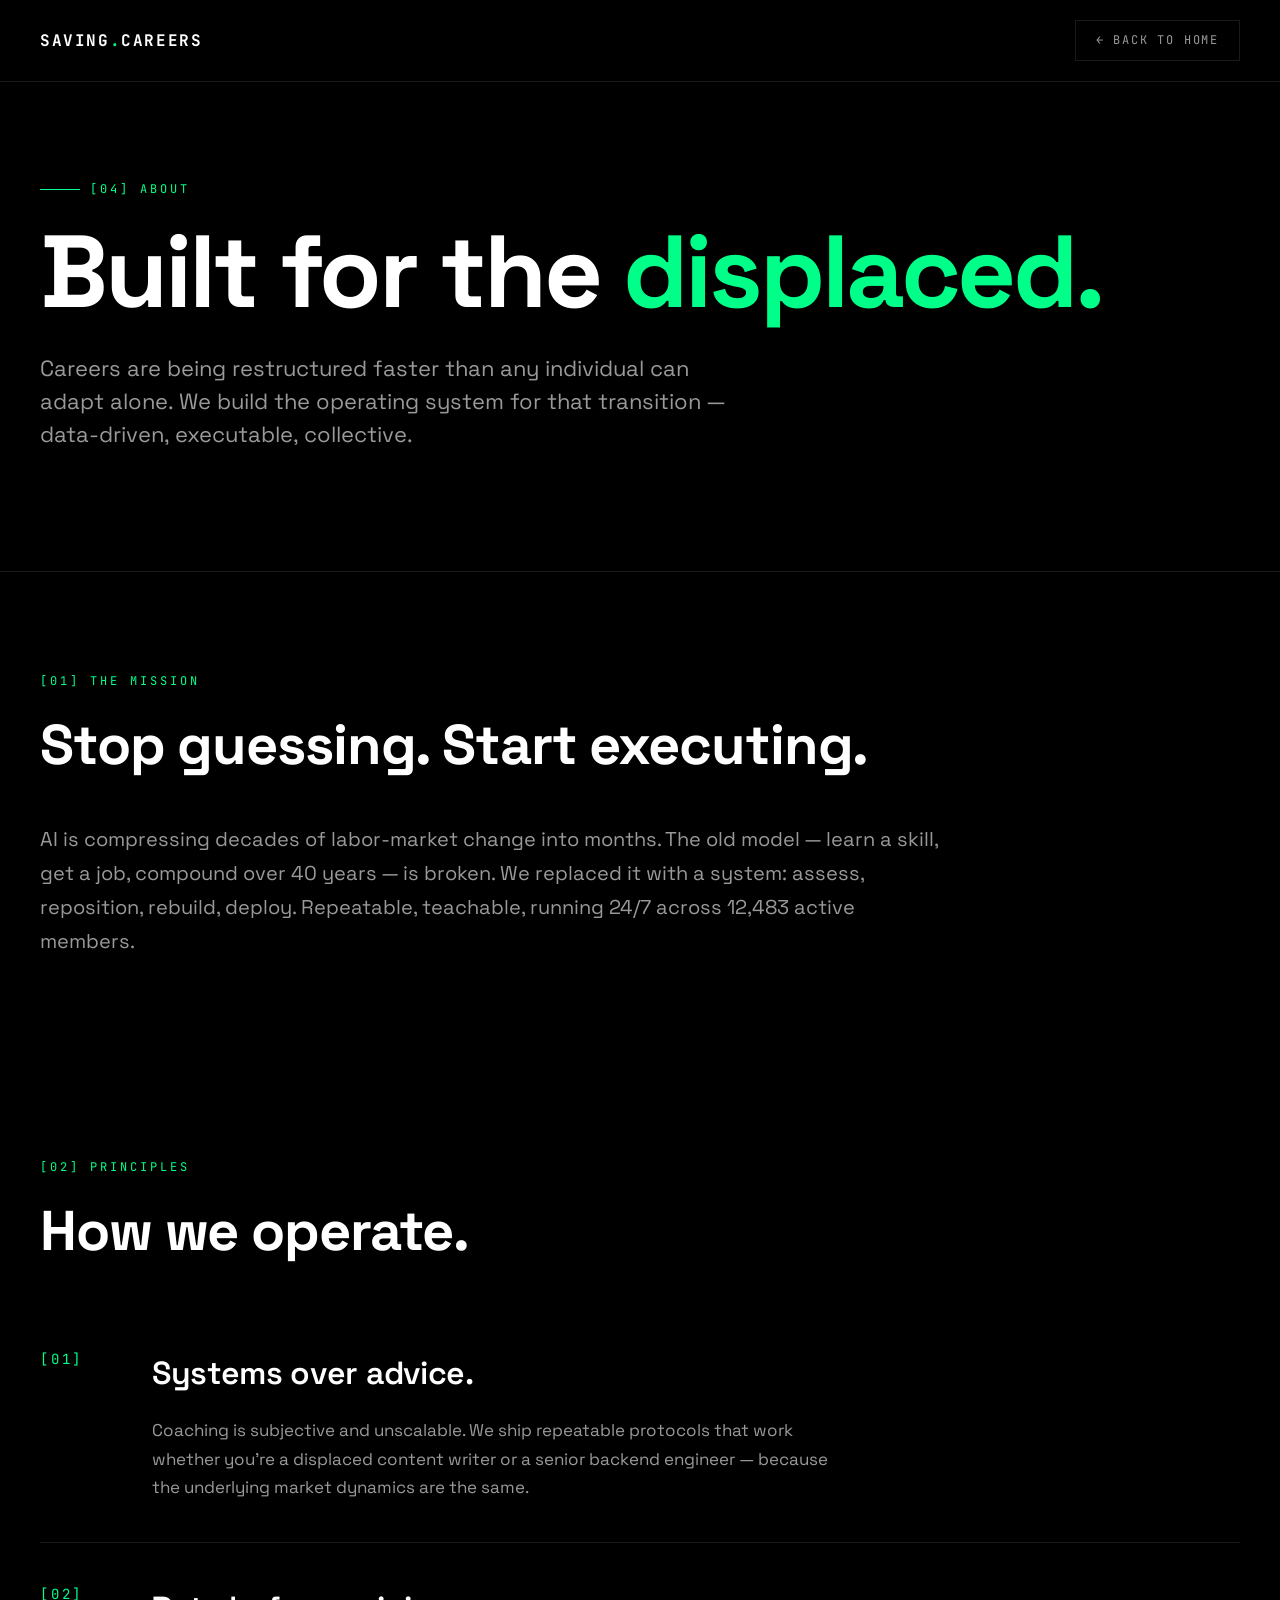
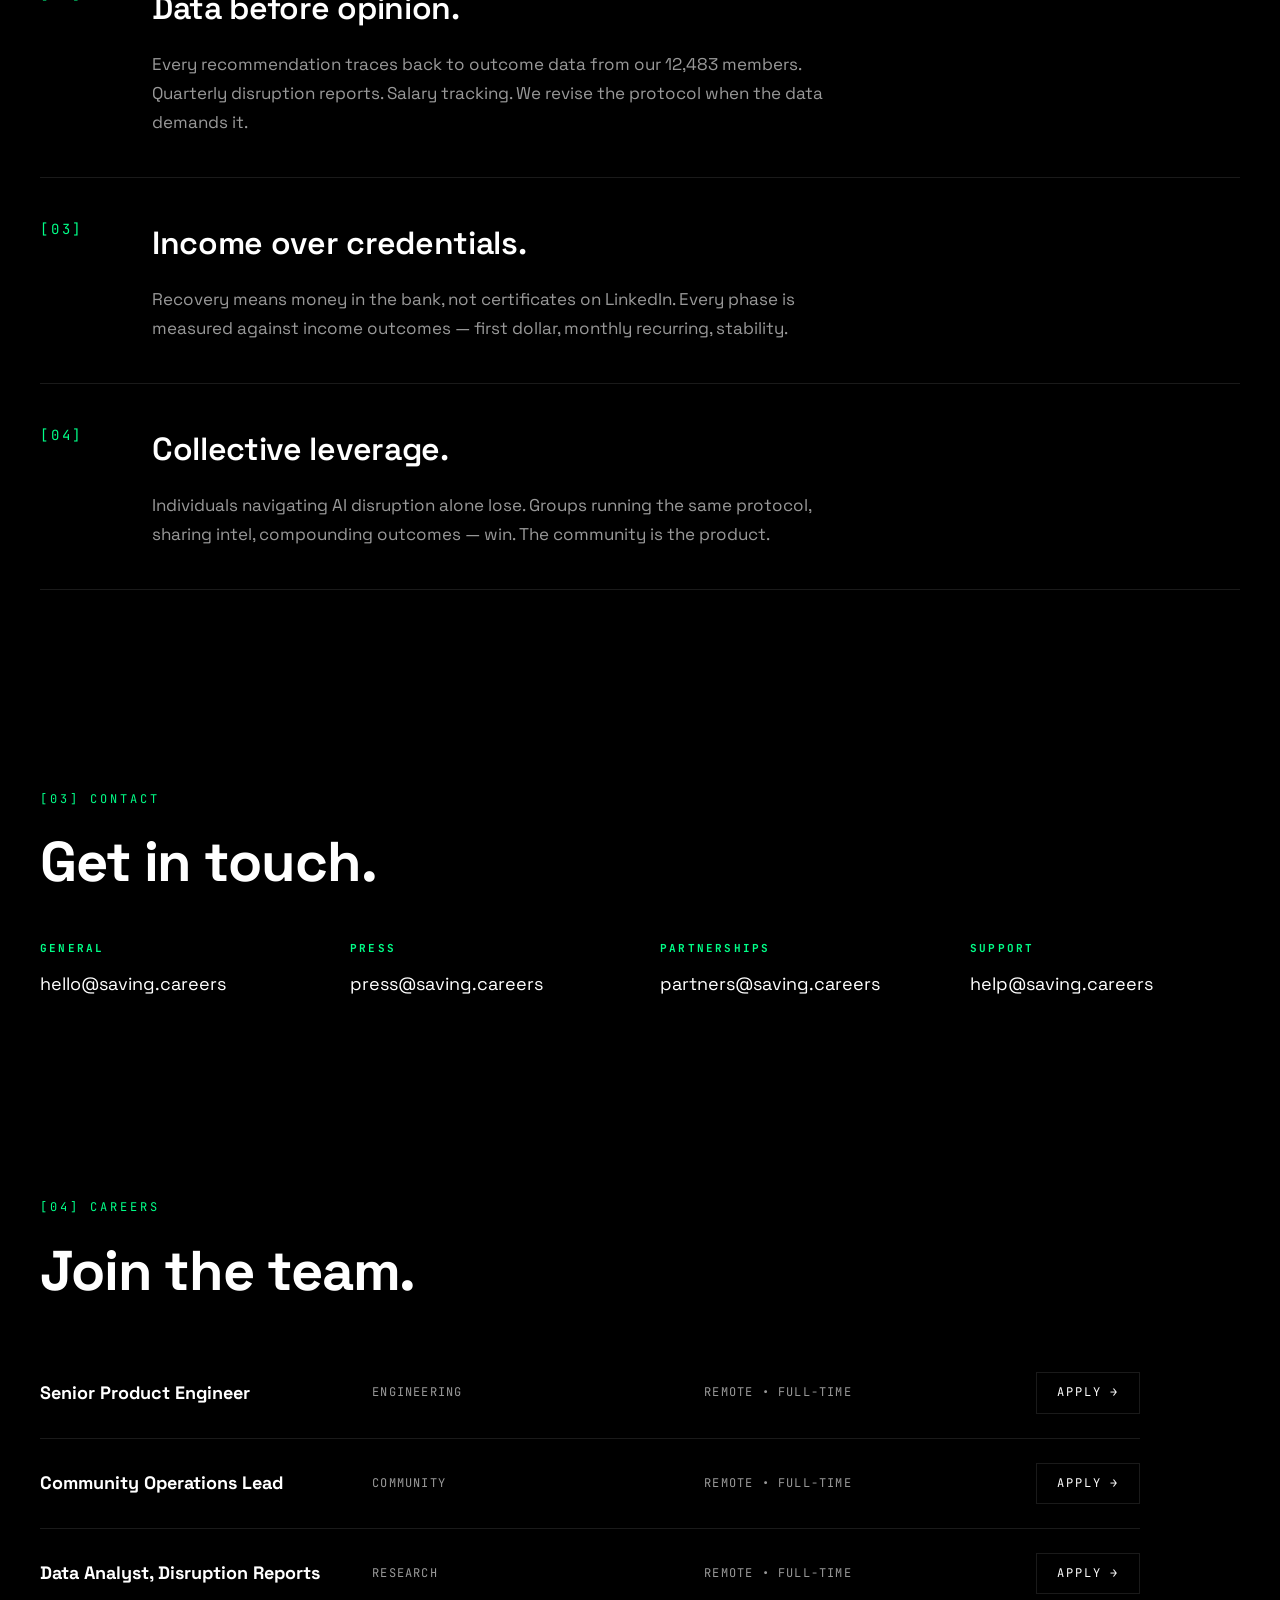
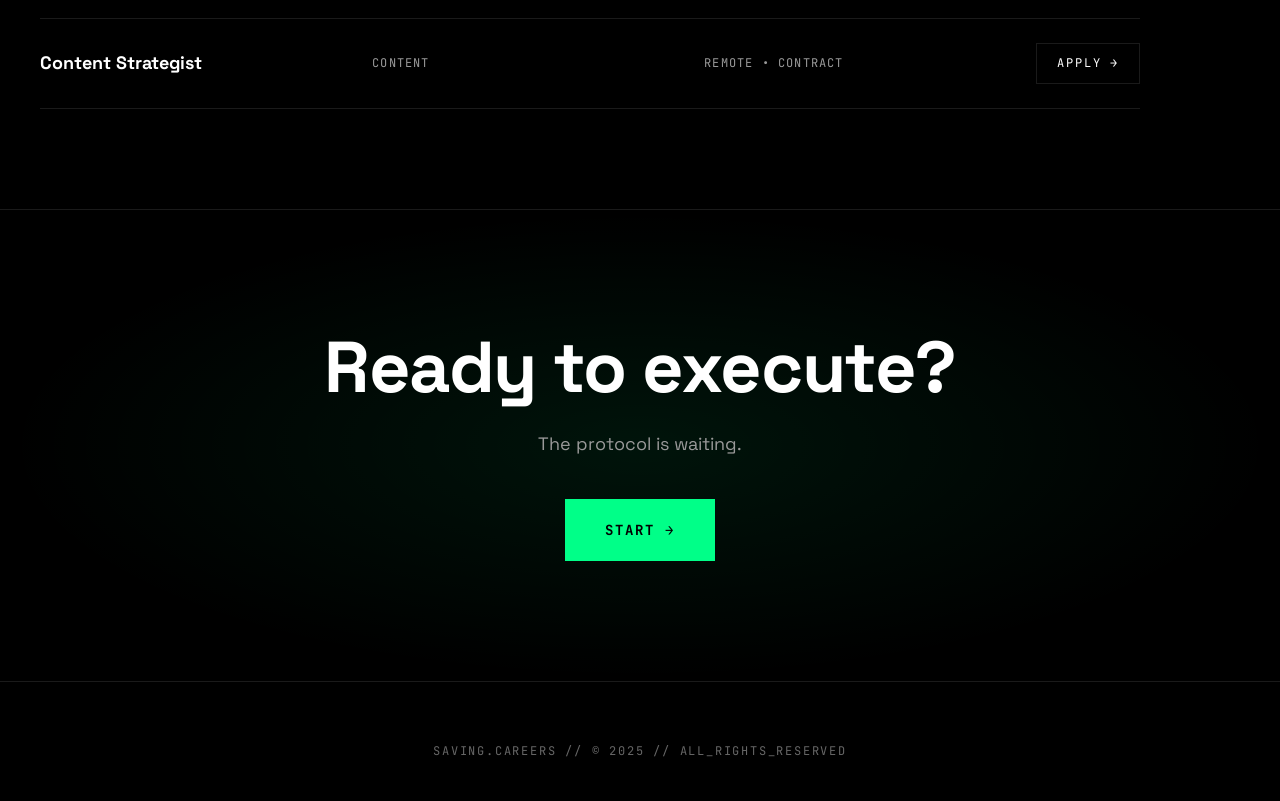
<file: about.html>
<!DOCTYPE html>
<html lang="en">
<head>
  <meta charset="UTF-8">
  <meta name="viewport" content="width=device-width, initial-scale=1.0">
  <title>About — Saving.Careers</title>
  <link rel="icon" type="image/svg+xml" href="favicon.svg">
  <link href="https://fonts.googleapis.com/css2?family=Space+Grotesk:wght@400;500;600;700&family=JetBrains+Mono:wght@400;500;700&display=swap" rel="stylesheet">
  <link rel="stylesheet" href="page.css">
  <style>
    .principle {
      display: grid;
      grid-template-columns: 80px 1fr;
      gap: 32px;
      padding: 40px 0;
      border-bottom: 1px solid var(--gray-800);
      align-items: start;
    }
    .principle-num { font-family: var(--font-mono); font-size: 14px; color: var(--accent); letter-spacing: 0.2em; }
    .principle h3 { font-size: 32px; margin-bottom: 16px; letter-spacing: -0.01em; }
    .principle p { color: var(--gray-300); font-size: 17px; line-height: 1.7; max-width: 700px; }
    .job-row {
      display: grid;
      grid-template-columns: 1fr 1fr 1fr auto;
      gap: 24px;
      padding: 24px 0;
      border-bottom: 1px solid var(--gray-800);
      align-items: center;
    }
    .job-row h4 { font-size: 18px; }
    .job-meta { font-family: var(--font-mono); font-size: 12px; color: var(--gray-300); letter-spacing: 0.1em; }
    .job-btn {
      font-family: var(--font-mono); font-size: 12px; letter-spacing: 0.15em;
      padding: 10px 20px; border: 1px solid var(--gray-800); color: var(--fg);
      transition: all 0.2s;
    }
    .job-btn:hover { border-color: var(--accent); color: var(--accent); }
    .contact-grid { display: grid; grid-template-columns: repeat(auto-fit, minmax(240px, 1fr)); gap: 40px; }
    .contact-item h4 { font-family: var(--font-mono); font-size: 11px; color: var(--accent); letter-spacing: 0.2em; margin-bottom: 12px; }
    .contact-item p, .contact-item a { font-size: 18px; color: var(--fg); }
  </style>
</head>
<body>
  <nav>
    <a href="index.html" class="nav-logo">SAVING<span class="dot">.</span>CAREERS</a>
    <a href="index.html" class="nav-back">← BACK TO HOME</a>
  </nav>

  <section class="page-hero">
    <div class="page-eyebrow">[04] ABOUT</div>
    <h1 class="page-title">Built for the <span class="accent">displaced.</span></h1>
    <p class="page-sub">Careers are being restructured faster than any individual can adapt alone. We build the operating system for that transition — data-driven, executable, collective.</p>
  </section>

  <section class="content">
    <div class="section-num">[01] THE MISSION</div>
    <h2>Stop guessing. Start executing.</h2>
    <p style="color: var(--gray-300); font-size: 20px; line-height: 1.7; max-width: 900px;">AI is compressing decades of labor-market change into months. The old model — learn a skill, get a job, compound over 40 years — is broken. We replaced it with a system: assess, reposition, rebuild, deploy. Repeatable, teachable, running 24/7 across 12,483 active members.</p>
  </section>

  <section class="content">
    <div class="section-num">[02] PRINCIPLES</div>
    <h2>How we operate.</h2>
    <div>
      <div class="principle">
        <div class="principle-num">[01]</div>
        <div>
          <h3>Systems over advice.</h3>
          <p>Coaching is subjective and unscalable. We ship repeatable protocols that work whether you're a displaced content writer or a senior backend engineer — because the underlying market dynamics are the same.</p>
        </div>
      </div>
      <div class="principle">
        <div class="principle-num">[02]</div>
        <div>
          <h3>Data before opinion.</h3>
          <p>Every recommendation traces back to outcome data from our 12,483 members. Quarterly disruption reports. Salary tracking. We revise the protocol when the data demands it.</p>
        </div>
      </div>
      <div class="principle">
        <div class="principle-num">[03]</div>
        <div>
          <h3>Income over credentials.</h3>
          <p>Recovery means money in the bank, not certificates on LinkedIn. Every phase is measured against income outcomes — first dollar, monthly recurring, stability.</p>
        </div>
      </div>
      <div class="principle">
        <div class="principle-num">[04]</div>
        <div>
          <h3>Collective leverage.</h3>
          <p>Individuals navigating AI disruption alone lose. Groups running the same protocol, sharing intel, compounding outcomes — win. The community is the product.</p>
        </div>
      </div>
    </div>
  </section>

  <section class="content" id="contact">
    <div class="section-num">[03] CONTACT</div>
    <h2>Get in touch.</h2>
    <div class="contact-grid">
      <div class="contact-item"><h4>GENERAL</h4><a href="mailto:hello@saving.careers">hello@saving.careers</a></div>
      <div class="contact-item"><h4>PRESS</h4><a href="mailto:press@saving.careers">press@saving.careers</a></div>
      <div class="contact-item"><h4>PARTNERSHIPS</h4><a href="mailto:partners@saving.careers">partners@saving.careers</a></div>
      <div class="contact-item"><h4>SUPPORT</h4><a href="mailto:help@saving.careers">help@saving.careers</a></div>
    </div>
  </section>

  <section class="content" id="careers">
    <div class="section-num">[04] CAREERS</div>
    <h2>Join the team.</h2>
    <div style="max-width: 1100px;">
      <div class="job-row">
        <h4>Senior Product Engineer</h4>
        <div class="job-meta">ENGINEERING</div>
        <div class="job-meta">REMOTE • FULL-TIME</div>
        <a href="#" class="job-btn">APPLY →</a>
      </div>
      <div class="job-row">
        <h4>Community Operations Lead</h4>
        <div class="job-meta">COMMUNITY</div>
        <div class="job-meta">REMOTE • FULL-TIME</div>
        <a href="#" class="job-btn">APPLY →</a>
      </div>
      <div class="job-row">
        <h4>Data Analyst, Disruption Reports</h4>
        <div class="job-meta">RESEARCH</div>
        <div class="job-meta">REMOTE • FULL-TIME</div>
        <a href="#" class="job-btn">APPLY →</a>
      </div>
      <div class="job-row">
        <h4>Content Strategist</h4>
        <div class="job-meta">CONTENT</div>
        <div class="job-meta">REMOTE • CONTRACT</div>
        <a href="#" class="job-btn">APPLY →</a>
      </div>
    </div>
  </section>

  <section class="cta-block">
    <h2>Ready to execute?</h2>
    <p style="color: var(--gray-300); margin-bottom: 40px; font-size: 18px;">The protocol is waiting.</p>
    <a href="index.html#email-signup" class="btn-primary">START →</a>
  </section>

  <footer>SAVING.CAREERS // © 2025 // ALL_RIGHTS_RESERVED</footer>
</body>
</html>
</file>
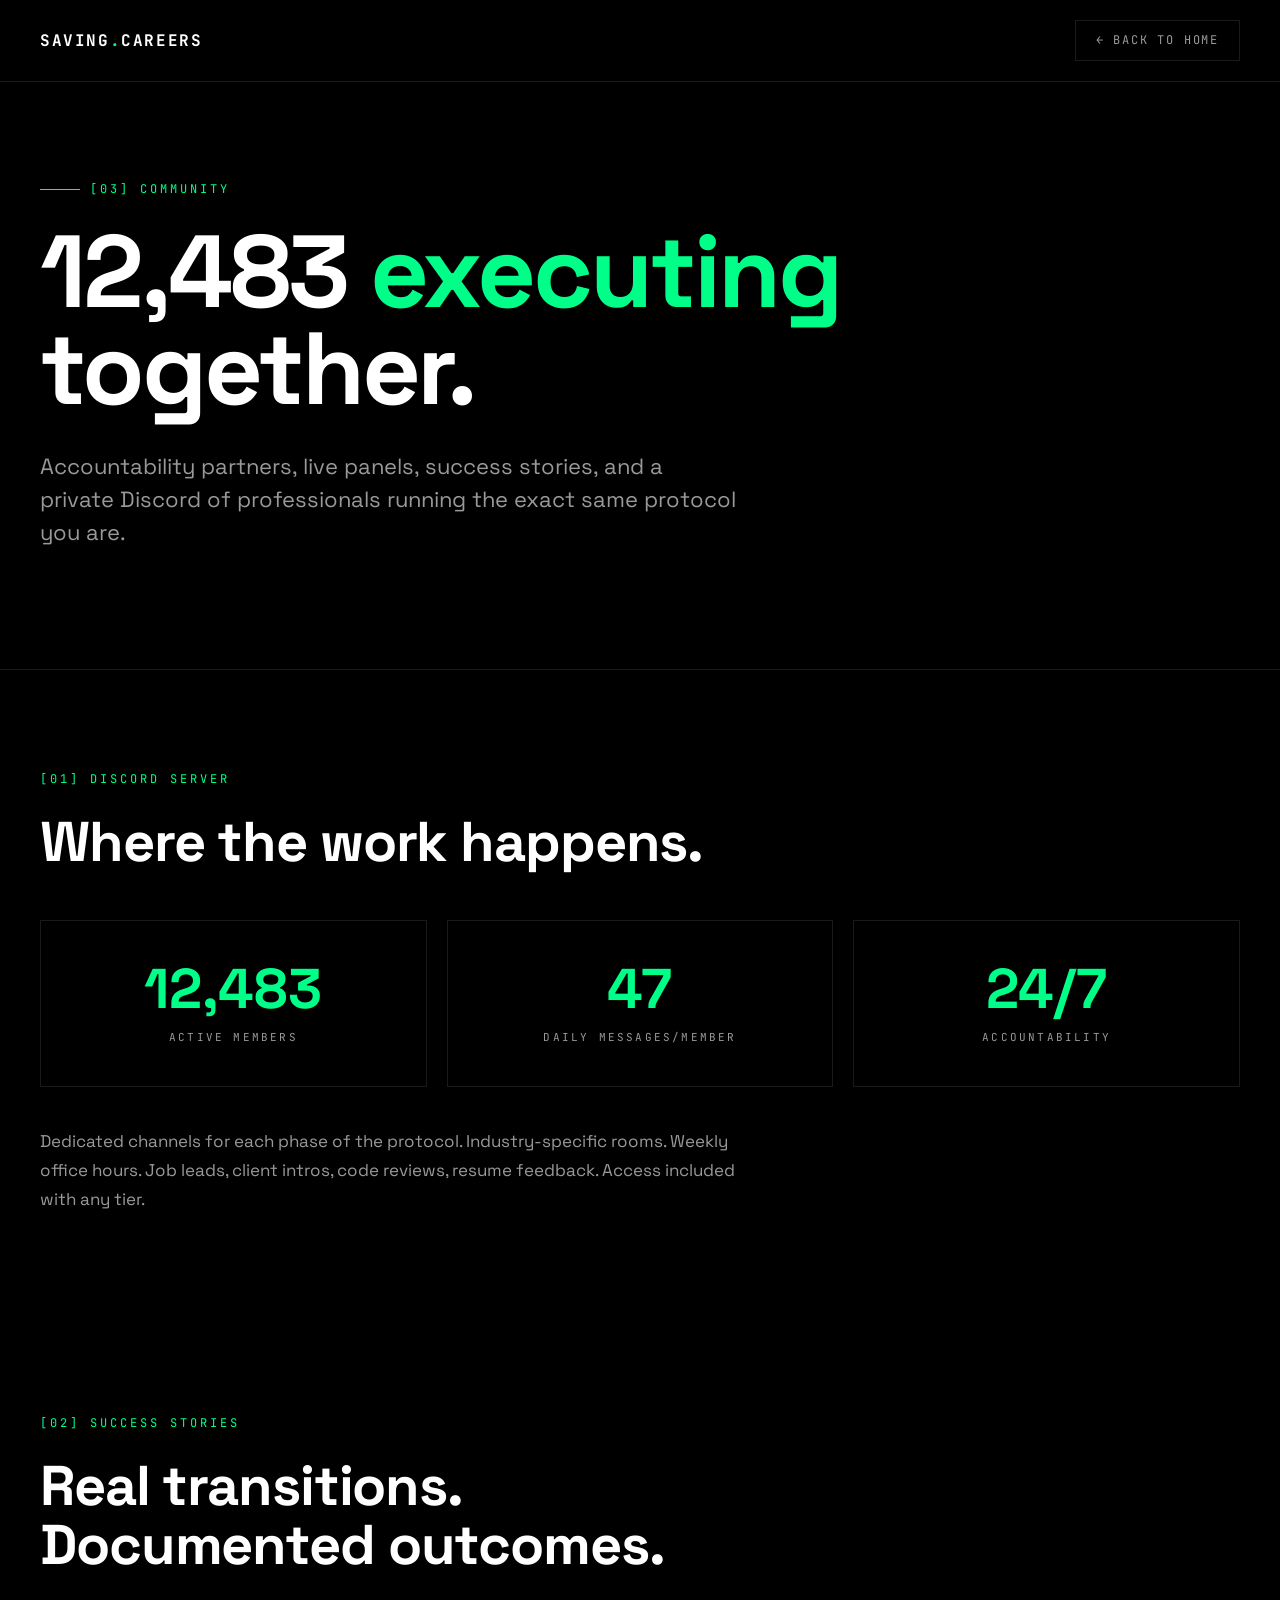
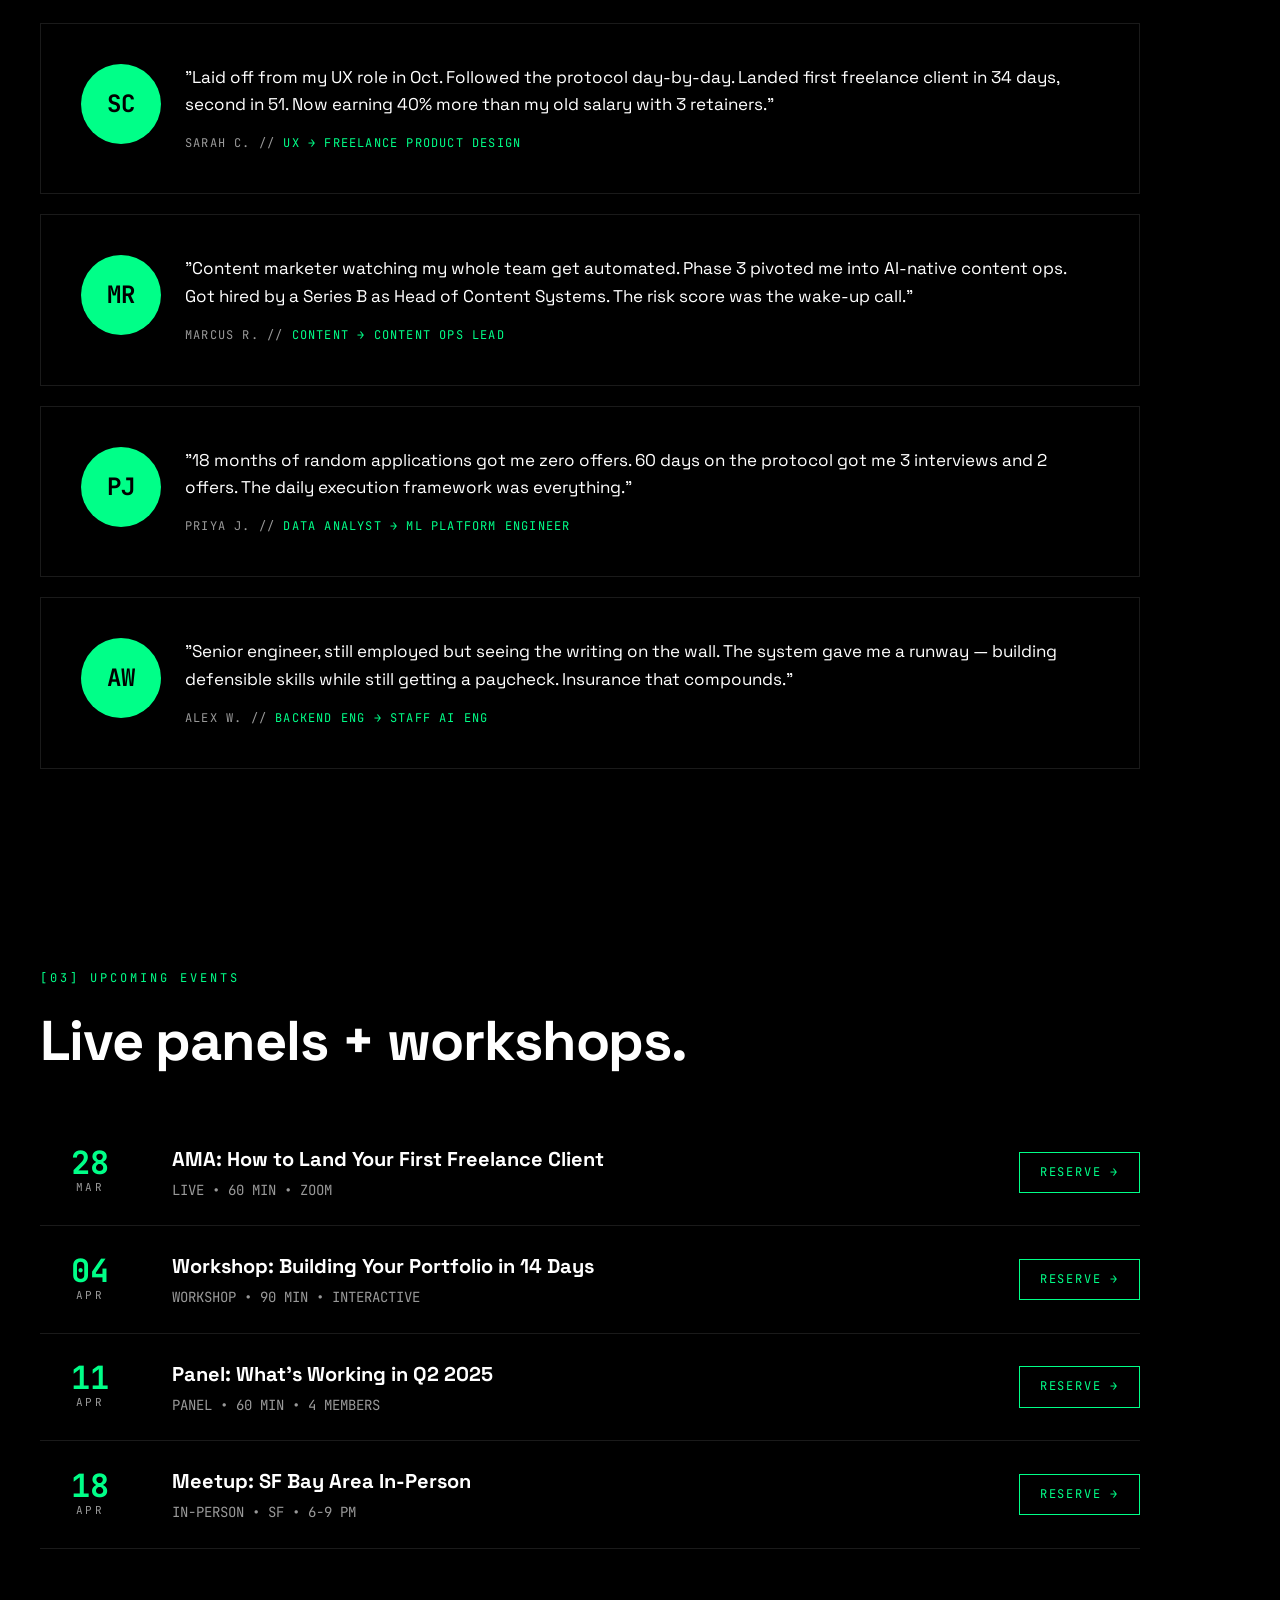
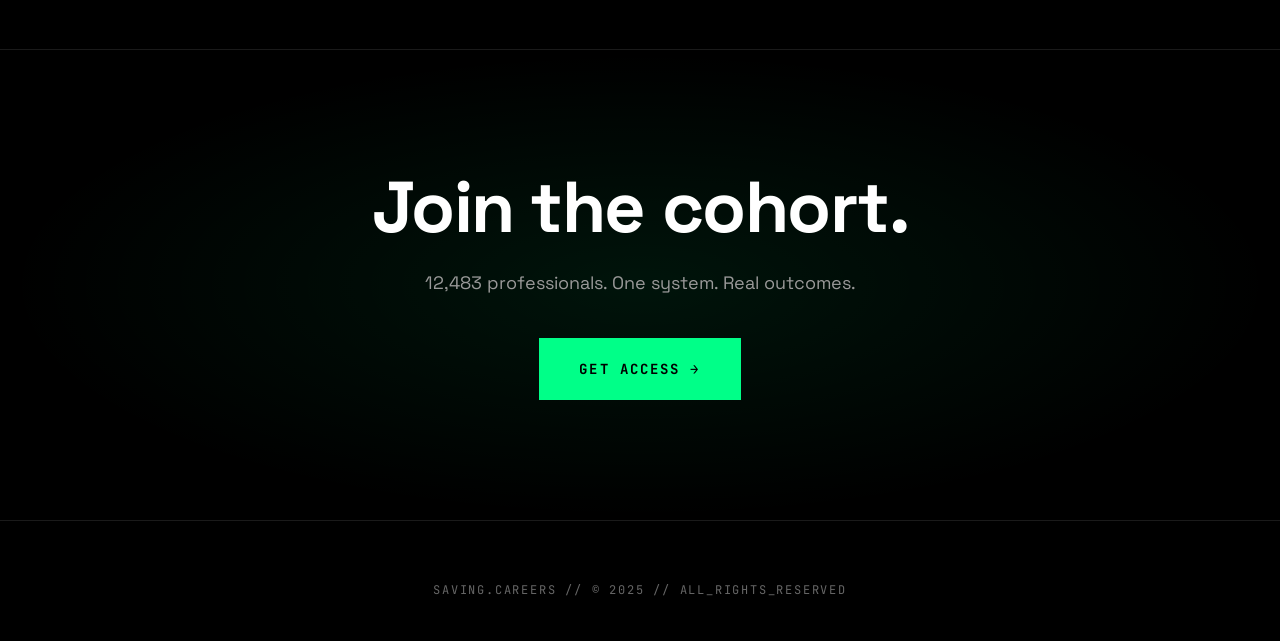
<file: community.html>
<!DOCTYPE html>
<html lang="en">
<head>
  <meta charset="UTF-8">
  <meta name="viewport" content="width=device-width, initial-scale=1.0">
  <title>Community — Saving.Careers</title>
  <link rel="icon" type="image/svg+xml" href="favicon.svg">
  <link href="https://fonts.googleapis.com/css2?family=Space+Grotesk:wght@400;500;600;700&family=JetBrains+Mono:wght@400;500;700&display=swap" rel="stylesheet">
  <link rel="stylesheet" href="page.css">
  <style>
    .story-card {
      border: 1px solid var(--gray-800);
      padding: 40px;
      display: grid;
      grid-template-columns: 80px 1fr;
      gap: 24px;
      transition: border-color 0.3s;
    }
    .story-card:hover { border-color: var(--accent); }
    .story-avatar {
      width: 80px; height: 80px; border-radius: 50%;
      background: var(--accent); color: #000;
      display: flex; align-items: center; justify-content: center;
      font-family: var(--font-mono); font-size: 24px; font-weight: 700;
    }
    .story-quote { font-size: 17px; line-height: 1.6; color: var(--fg); margin-bottom: 16px; }
    .story-author { font-family: var(--font-mono); font-size: 12px; color: var(--gray-300); letter-spacing: 0.1em; }
    .story-author .role { color: var(--accent); }
    .discord-stat {
      text-align: center;
      padding: 40px 20px;
      border: 1px solid var(--gray-800);
    }
    .discord-stat .num { font-size: 56px; font-weight: 700; color: var(--accent); line-height: 1; margin-bottom: 12px; }
    .discord-stat .label { font-family: var(--font-mono); font-size: 11px; letter-spacing: 0.2em; color: var(--gray-300); }
    .event-row {
      display: grid;
      grid-template-columns: 100px 1fr auto;
      gap: 32px;
      padding: 24px 0;
      border-bottom: 1px solid var(--gray-800);
      align-items: center;
    }
    .event-date {
      font-family: var(--font-mono);
      text-align: center;
    }
    .event-date .day { font-size: 32px; font-weight: 700; color: var(--accent); line-height: 1; }
    .event-date .month { font-size: 11px; letter-spacing: 0.2em; color: var(--gray-300); }
    .event-info h4 { font-size: 20px; margin-bottom: 4px; }
    .event-info p { color: var(--gray-300); font-size: 14px; font-family: var(--font-mono); }
    .event-btn {
      font-family: var(--font-mono); font-size: 12px; letter-spacing: 0.15em;
      padding: 10px 20px; border: 1px solid var(--accent); color: var(--accent);
      transition: all 0.2s;
    }
    .event-btn:hover { background: var(--accent); color: #000; }
  </style>
</head>
<body>
  <nav>
    <a href="index.html" class="nav-logo">SAVING<span class="dot">.</span>CAREERS</a>
    <a href="index.html" class="nav-back">← BACK TO HOME</a>
  </nav>

  <section class="page-hero">
    <div class="page-eyebrow">[03] COMMUNITY</div>
    <h1 class="page-title">12,483 <span class="accent">executing</span> together.</h1>
    <p class="page-sub">Accountability partners, live panels, success stories, and a private Discord of professionals running the exact same protocol you are.</p>
  </section>

  <section class="content" id="discord">
    <div class="section-num">[01] DISCORD SERVER</div>
    <h2>Where the work happens.</h2>
    <div class="grid-3" style="margin-bottom: 40px;">
      <div class="discord-stat"><div class="num">12,483</div><div class="label">ACTIVE MEMBERS</div></div>
      <div class="discord-stat"><div class="num">47</div><div class="label">DAILY MESSAGES/MEMBER</div></div>
      <div class="discord-stat"><div class="num">24/7</div><div class="label">ACCOUNTABILITY</div></div>
    </div>
    <p style="color: var(--gray-300); max-width: 700px; font-size: 17px; line-height: 1.7;">Dedicated channels for each phase of the protocol. Industry-specific rooms. Weekly office hours. Job leads, client intros, code reviews, resume feedback. Access included with any tier.</p>
  </section>

  <section class="content" id="stories">
    <div class="section-num">[02] SUCCESS STORIES</div>
    <h2>Real transitions.<br/>Documented outcomes.</h2>
    <div style="display: grid; gap: 20px; max-width: 1100px;">
      <div class="story-card">
        <div class="story-avatar">SC</div>
        <div>
          <p class="story-quote">"Laid off from my UX role in Oct. Followed the protocol day-by-day. Landed first freelance client in 34 days, second in 51. Now earning 40% more than my old salary with 3 retainers."</p>
          <div class="story-author">SARAH C. // <span class="role">UX → FREELANCE PRODUCT DESIGN</span></div>
        </div>
      </div>
      <div class="story-card">
        <div class="story-avatar">MR</div>
        <div>
          <p class="story-quote">"Content marketer watching my whole team get automated. Phase 3 pivoted me into AI-native content ops. Got hired by a Series B as Head of Content Systems. The risk score was the wake-up call."</p>
          <div class="story-author">MARCUS R. // <span class="role">CONTENT → CONTENT OPS LEAD</span></div>
        </div>
      </div>
      <div class="story-card">
        <div class="story-avatar">PJ</div>
        <div>
          <p class="story-quote">"18 months of random applications got me zero offers. 60 days on the protocol got me 3 interviews and 2 offers. The daily execution framework was everything."</p>
          <div class="story-author">PRIYA J. // <span class="role">DATA ANALYST → ML PLATFORM ENGINEER</span></div>
        </div>
      </div>
      <div class="story-card">
        <div class="story-avatar">AW</div>
        <div>
          <p class="story-quote">"Senior engineer, still employed but seeing the writing on the wall. The system gave me a runway — building defensible skills while still getting a paycheck. Insurance that compounds."</p>
          <div class="story-author">ALEX W. // <span class="role">BACKEND ENG → STAFF AI ENG</span></div>
        </div>
      </div>
    </div>
  </section>

  <section class="content" id="events">
    <div class="section-num">[03] UPCOMING EVENTS</div>
    <h2>Live panels + workshops.</h2>
    <div style="max-width: 1100px;">
      <div class="event-row">
        <div class="event-date"><div class="day">28</div><div class="month">MAR</div></div>
        <div class="event-info">
          <h4>AMA: How to Land Your First Freelance Client</h4>
          <p>LIVE • 60 MIN • ZOOM</p>
        </div>
        <a href="#" class="event-btn">RESERVE →</a>
      </div>
      <div class="event-row">
        <div class="event-date"><div class="day">04</div><div class="month">APR</div></div>
        <div class="event-info">
          <h4>Workshop: Building Your Portfolio in 14 Days</h4>
          <p>WORKSHOP • 90 MIN • INTERACTIVE</p>
        </div>
        <a href="#" class="event-btn">RESERVE →</a>
      </div>
      <div class="event-row">
        <div class="event-date"><div class="day">11</div><div class="month">APR</div></div>
        <div class="event-info">
          <h4>Panel: What's Working in Q2 2025</h4>
          <p>PANEL • 60 MIN • 4 MEMBERS</p>
        </div>
        <a href="#" class="event-btn">RESERVE →</a>
      </div>
      <div class="event-row">
        <div class="event-date"><div class="day">18</div><div class="month">APR</div></div>
        <div class="event-info">
          <h4>Meetup: SF Bay Area In-Person</h4>
          <p>IN-PERSON • SF • 6-9 PM</p>
        </div>
        <a href="#" class="event-btn">RESERVE →</a>
      </div>
    </div>
  </section>

  <section class="cta-block">
    <h2>Join the cohort.</h2>
    <p style="color: var(--gray-300); margin-bottom: 40px; font-size: 18px;">12,483 professionals. One system. Real outcomes.</p>
    <a href="index.html#email-signup" class="btn-primary">GET ACCESS →</a>
  </section>

  <footer>SAVING.CAREERS // © 2025 // ALL_RIGHTS_RESERVED</footer>
</body>
</html>
</file>
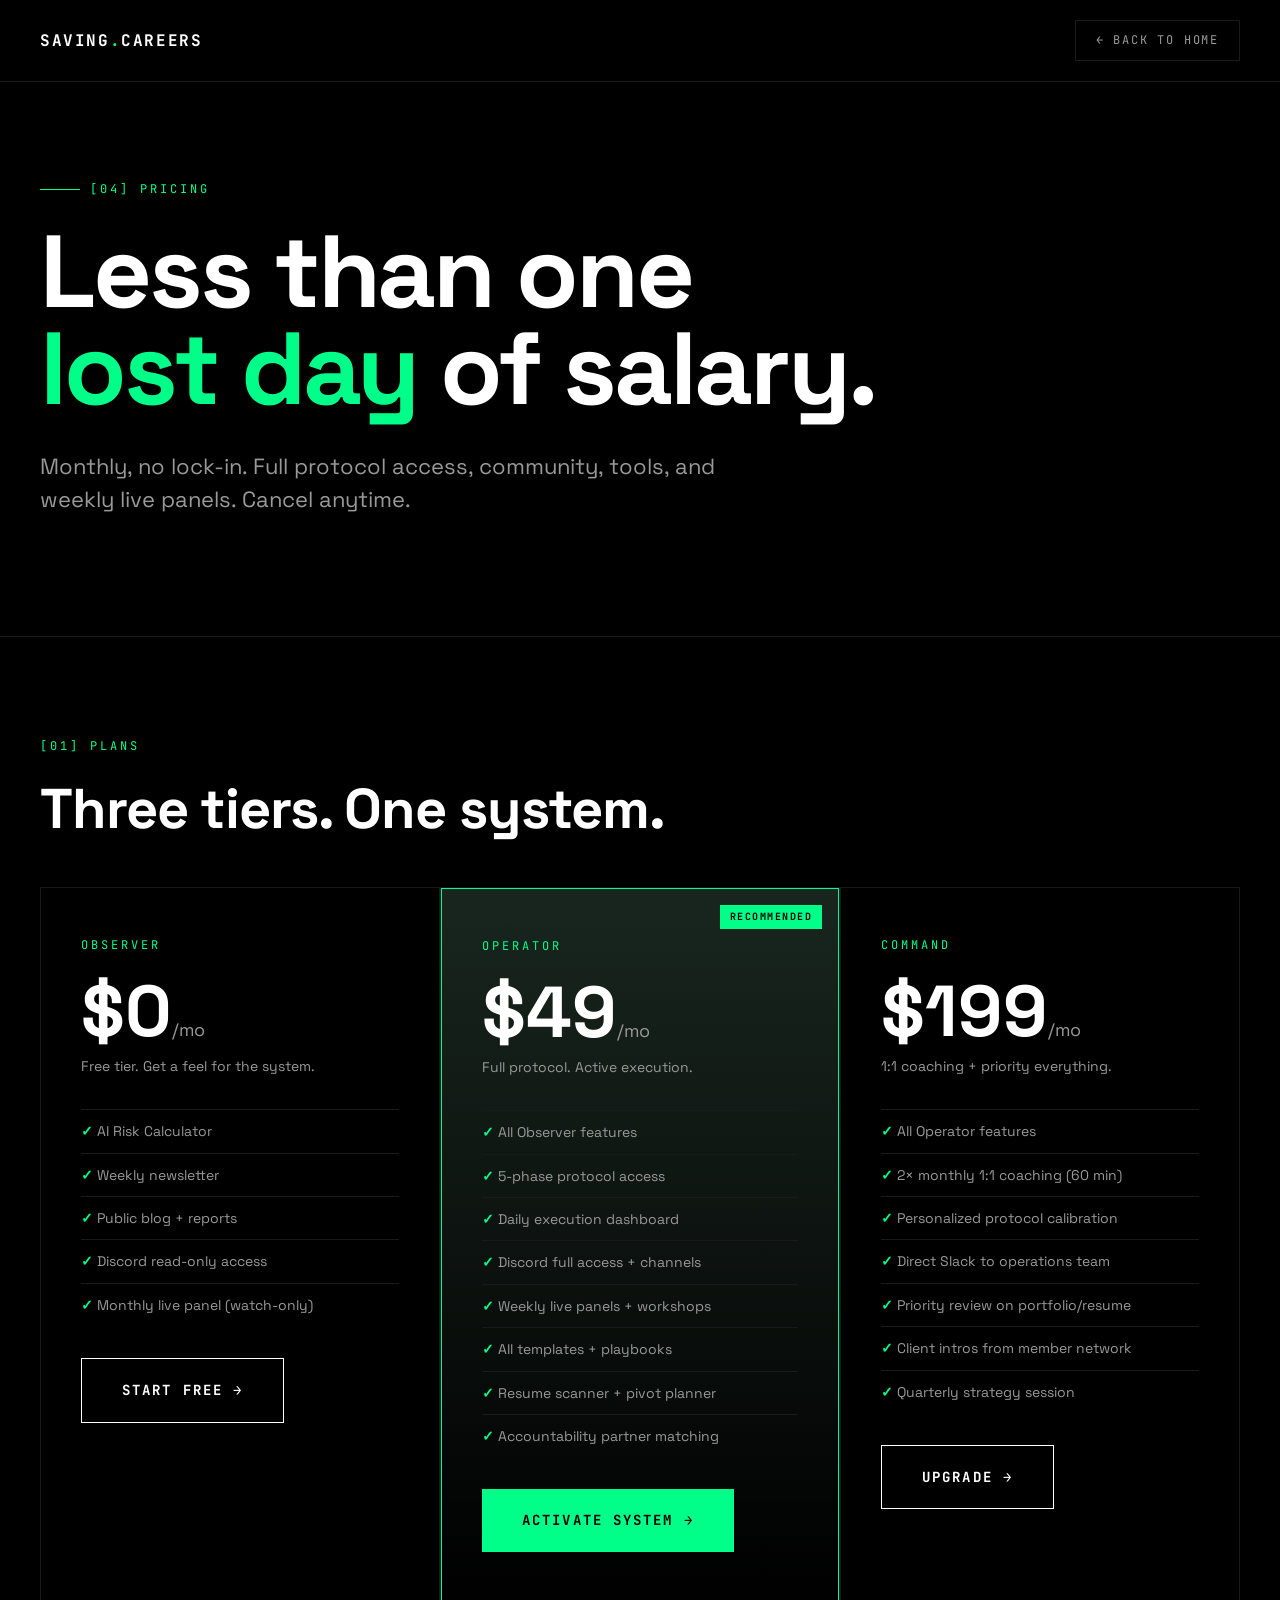
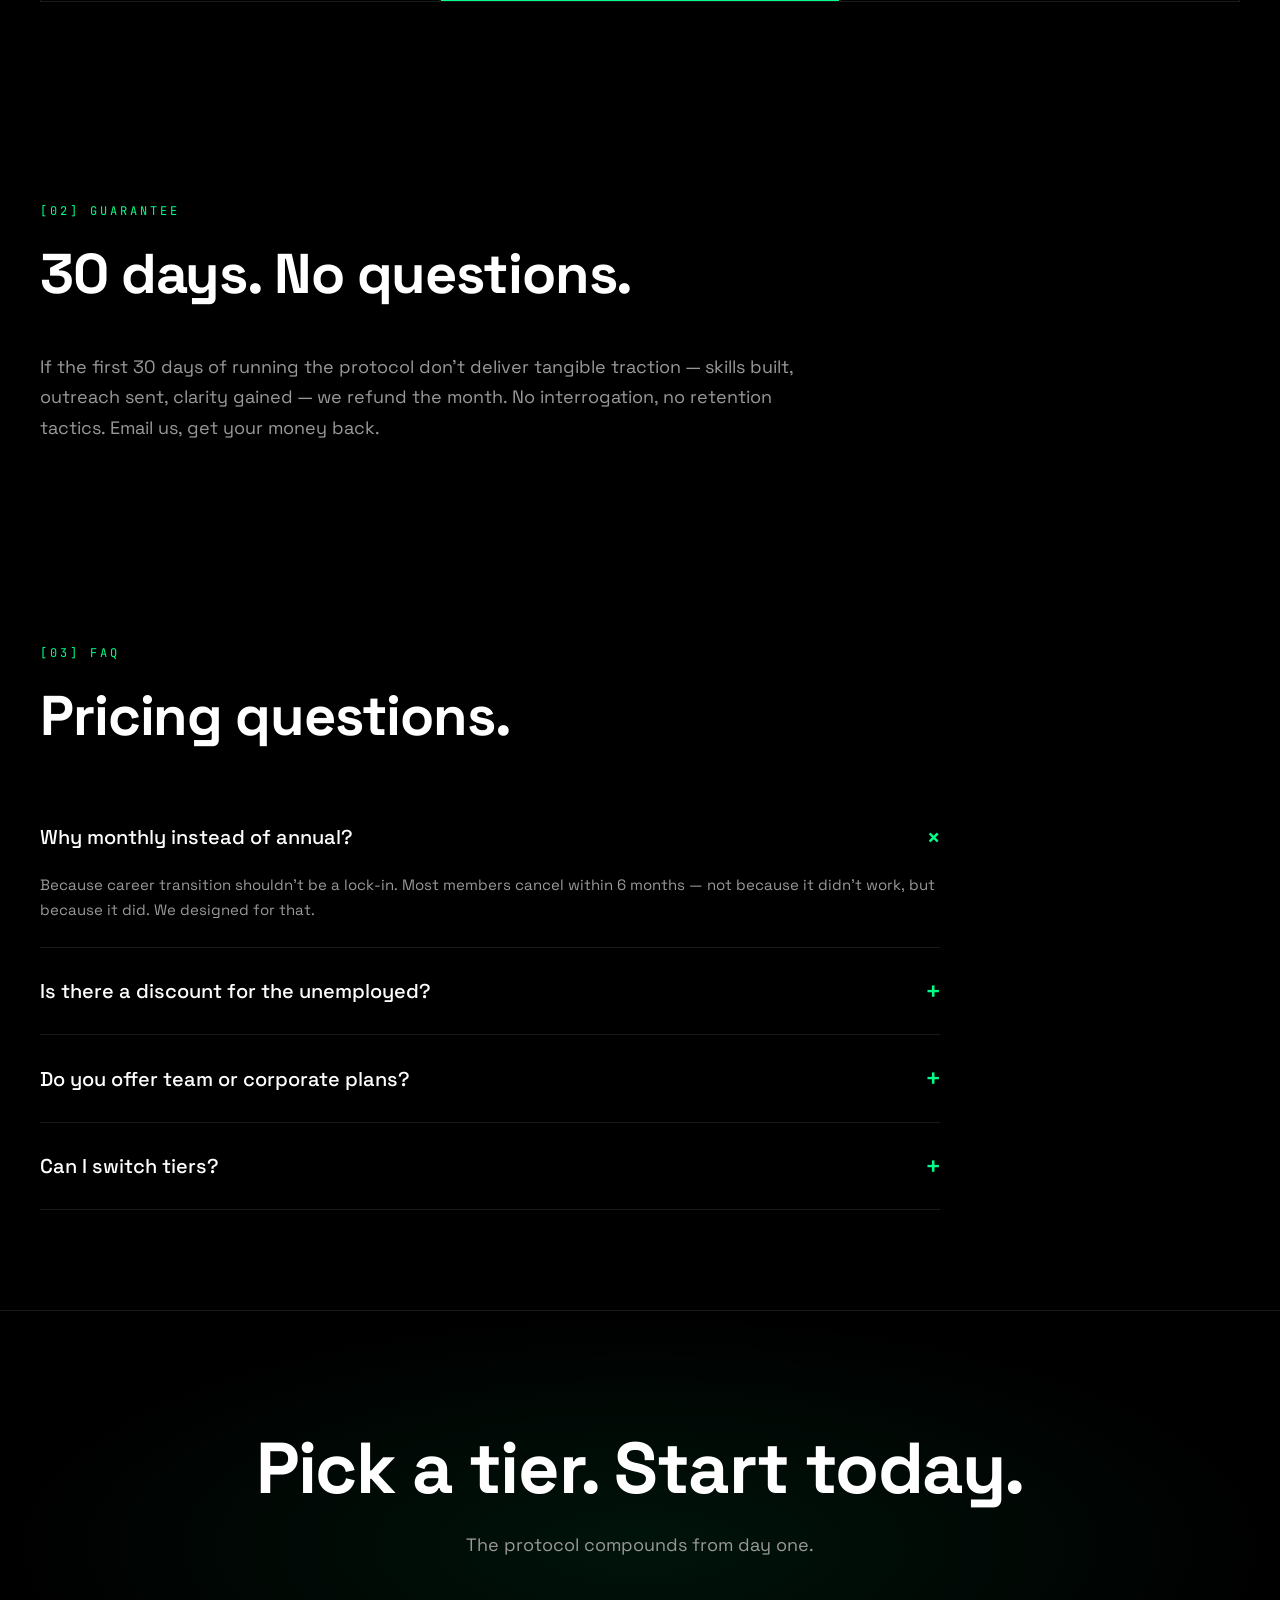
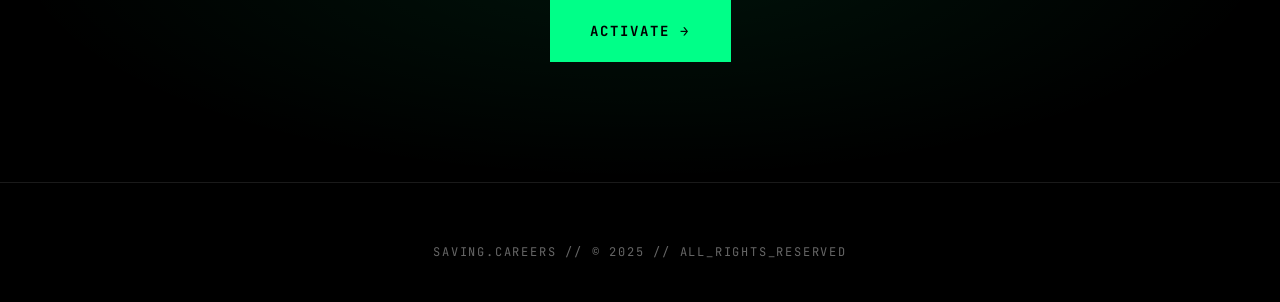
<file: pricing.html>
<!DOCTYPE html>
<html lang="en">
<head>
  <meta charset="UTF-8">
  <meta name="viewport" content="width=device-width, initial-scale=1.0">
  <title>Pricing — Saving.Careers</title>
  <link rel="icon" type="image/svg+xml" href="favicon.svg">
  <link href="https://fonts.googleapis.com/css2?family=Space+Grotesk:wght@400;500;600;700&family=JetBrains+Mono:wght@400;500;700&display=swap" rel="stylesheet">
  <link rel="stylesheet" href="page.css">
</head>
<body>
  <nav>
    <a href="index.html" class="nav-logo">SAVING<span class="dot">.</span>CAREERS</a>
    <a href="index.html" class="nav-back">← BACK TO HOME</a>
  </nav>

  <section class="page-hero">
    <div class="page-eyebrow">[04] PRICING</div>
    <h1 class="page-title">Less than one <span class="accent">lost day</span> of salary.</h1>
    <p class="page-sub">Monthly, no lock-in. Full protocol access, community, tools, and weekly live panels. Cancel anytime.</p>
  </section>

  <section class="content">
    <div class="section-num">[01] PLANS</div>
    <h2>Three tiers. One system.</h2>
    <div class="pricing-grid">
      <div class="price-card">
        <div class="price-tier">OBSERVER</div>
        <div class="price-amount">$0<small>/mo</small></div>
        <p style="color: var(--gray-300); font-size: 14px;">Free tier. Get a feel for the system.</p>
        <ul class="price-features">
          <li>AI Risk Calculator</li>
          <li>Weekly newsletter</li>
          <li>Public blog + reports</li>
          <li>Discord read-only access</li>
          <li>Monthly live panel (watch-only)</li>
        </ul>
        <a href="index.html#email-signup" class="btn-primary" style="background: transparent; color: var(--fg); border: 1px solid var(--fg);">START FREE →</a>
      </div>

      <div class="price-card featured">
        <div class="badge">RECOMMENDED</div>
        <div class="price-tier">OPERATOR</div>
        <div class="price-amount">$49<small>/mo</small></div>
        <p style="color: var(--gray-300); font-size: 14px;">Full protocol. Active execution.</p>
        <ul class="price-features">
          <li>All Observer features</li>
          <li>5-phase protocol access</li>
          <li>Daily execution dashboard</li>
          <li>Discord full access + channels</li>
          <li>Weekly live panels + workshops</li>
          <li>All templates + playbooks</li>
          <li>Resume scanner + pivot planner</li>
          <li>Accountability partner matching</li>
        </ul>
        <a href="index.html#email-signup" class="btn-primary">ACTIVATE SYSTEM →</a>
      </div>

      <div class="price-card">
        <div class="price-tier">COMMAND</div>
        <div class="price-amount">$199<small>/mo</small></div>
        <p style="color: var(--gray-300); font-size: 14px;">1:1 coaching + priority everything.</p>
        <ul class="price-features">
          <li>All Operator features</li>
          <li>2× monthly 1:1 coaching (60 min)</li>
          <li>Personalized protocol calibration</li>
          <li>Direct Slack to operations team</li>
          <li>Priority review on portfolio/resume</li>
          <li>Client intros from member network</li>
          <li>Quarterly strategy session</li>
        </ul>
        <a href="index.html#email-signup" class="btn-primary" style="background: transparent; color: var(--fg); border: 1px solid var(--fg);">UPGRADE →</a>
      </div>
    </div>
  </section>

  <section class="content">
    <div class="section-num">[02] GUARANTEE</div>
    <h2>30 days. No questions.</h2>
    <p style="color: var(--gray-300); font-size: 18px; line-height: 1.7; max-width: 800px;">If the first 30 days of running the protocol don't deliver tangible traction — skills built, outreach sent, clarity gained — we refund the month. No interrogation, no retention tactics. Email us, get your money back.</p>
  </section>

  <section class="content">
    <div class="section-num">[03] FAQ</div>
    <h2>Pricing questions.</h2>
    <div style="max-width: 900px;">
      <details open>
        <summary>Why monthly instead of annual?</summary>
        <p>Because career transition shouldn't be a lock-in. Most members cancel within 6 months — not because it didn't work, but because it did. We designed for that.</p>
      </details>
      <details>
        <summary>Is there a discount for the unemployed?</summary>
        <p>Yes. Email help@saving.careers with proof. We offer 50% off Operator tier for up to 3 months, no verification beyond an honor system.</p>
      </details>
      <details>
        <summary>Do you offer team or corporate plans?</summary>
        <p>Yes — for companies running voluntary career transition programs. Email partners@saving.careers for pricing.</p>
      </details>
      <details>
        <summary>Can I switch tiers?</summary>
        <p>Anytime. Upgrade mid-month is prorated. Downgrades take effect next cycle.</p>
      </details>
    </div>
  </section>

  <section class="cta-block">
    <h2>Pick a tier. Start today.</h2>
    <p style="color: var(--gray-300); margin-bottom: 40px; font-size: 18px;">The protocol compounds from day one.</p>
    <a href="index.html#email-signup" class="btn-primary">ACTIVATE →</a>
  </section>

  <footer>SAVING.CAREERS // © 2025 // ALL_RIGHTS_RESERVED</footer>
</body>
</html>
</file>
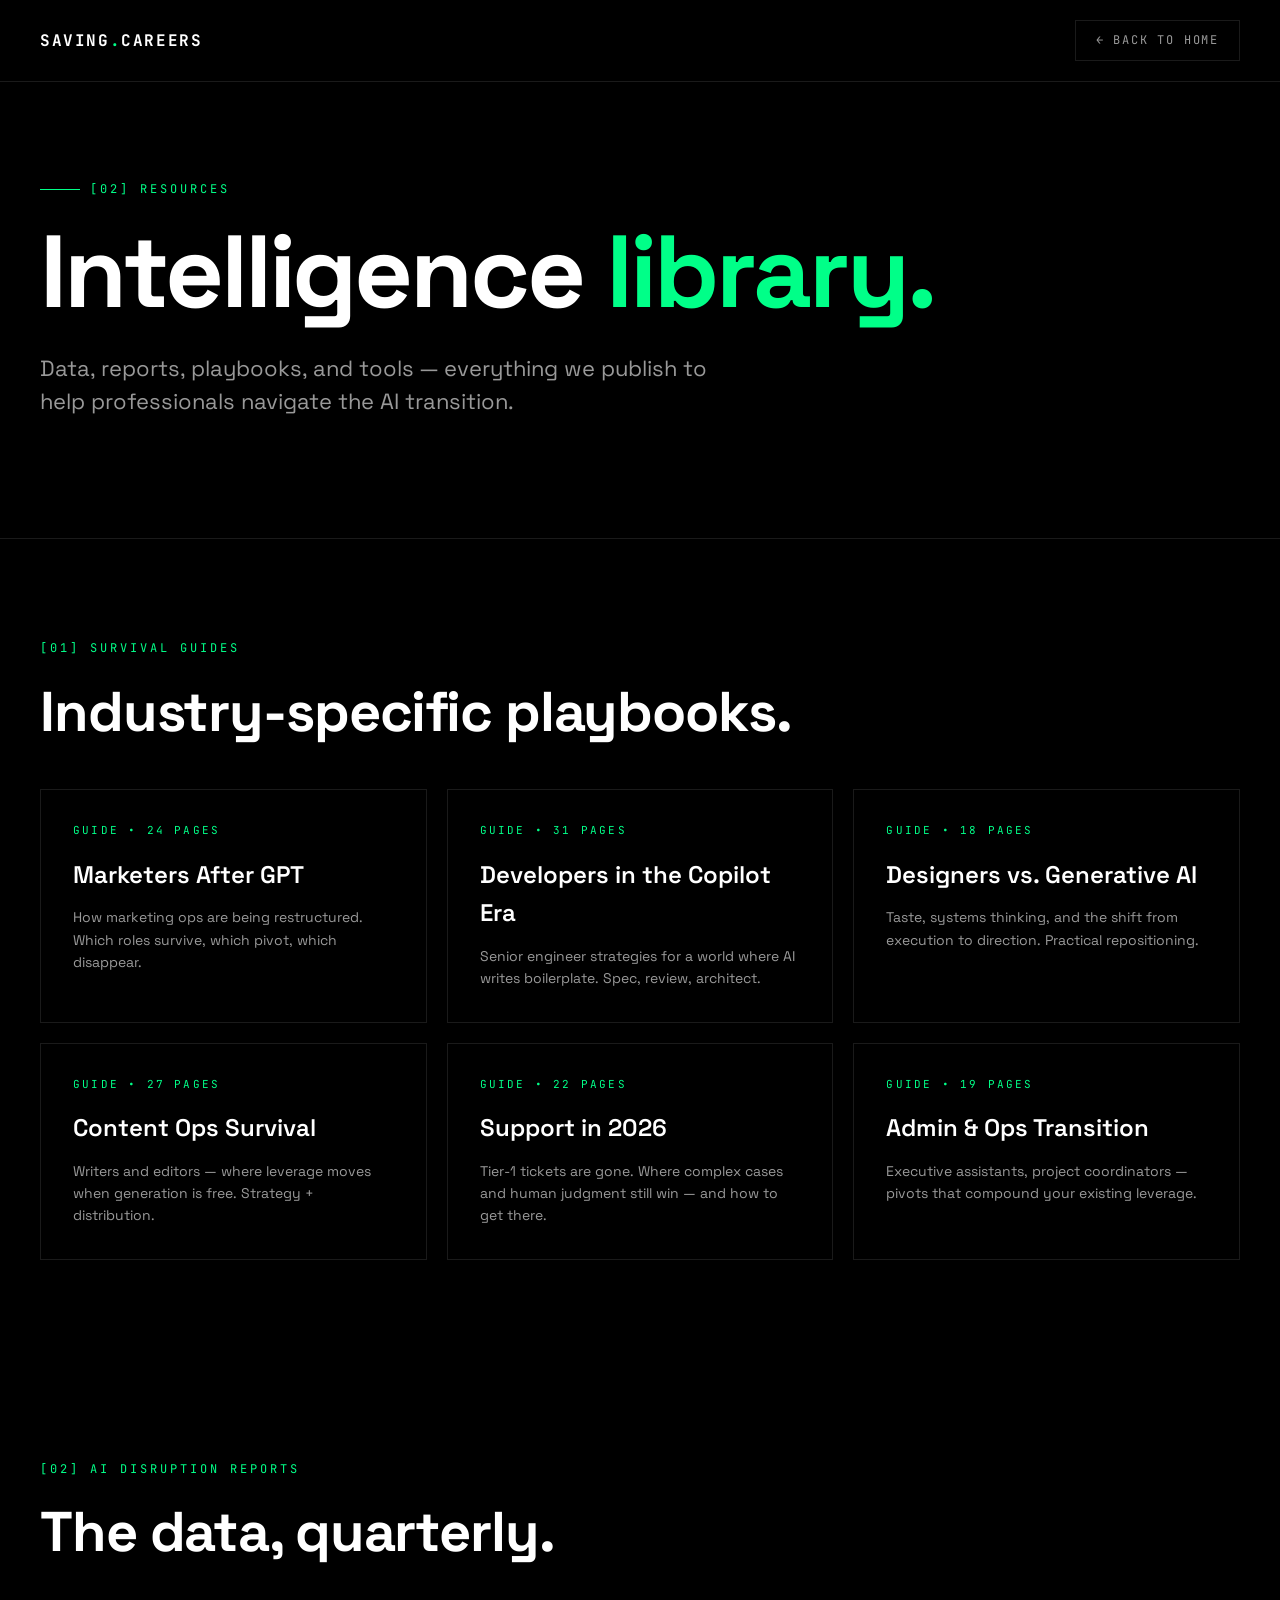
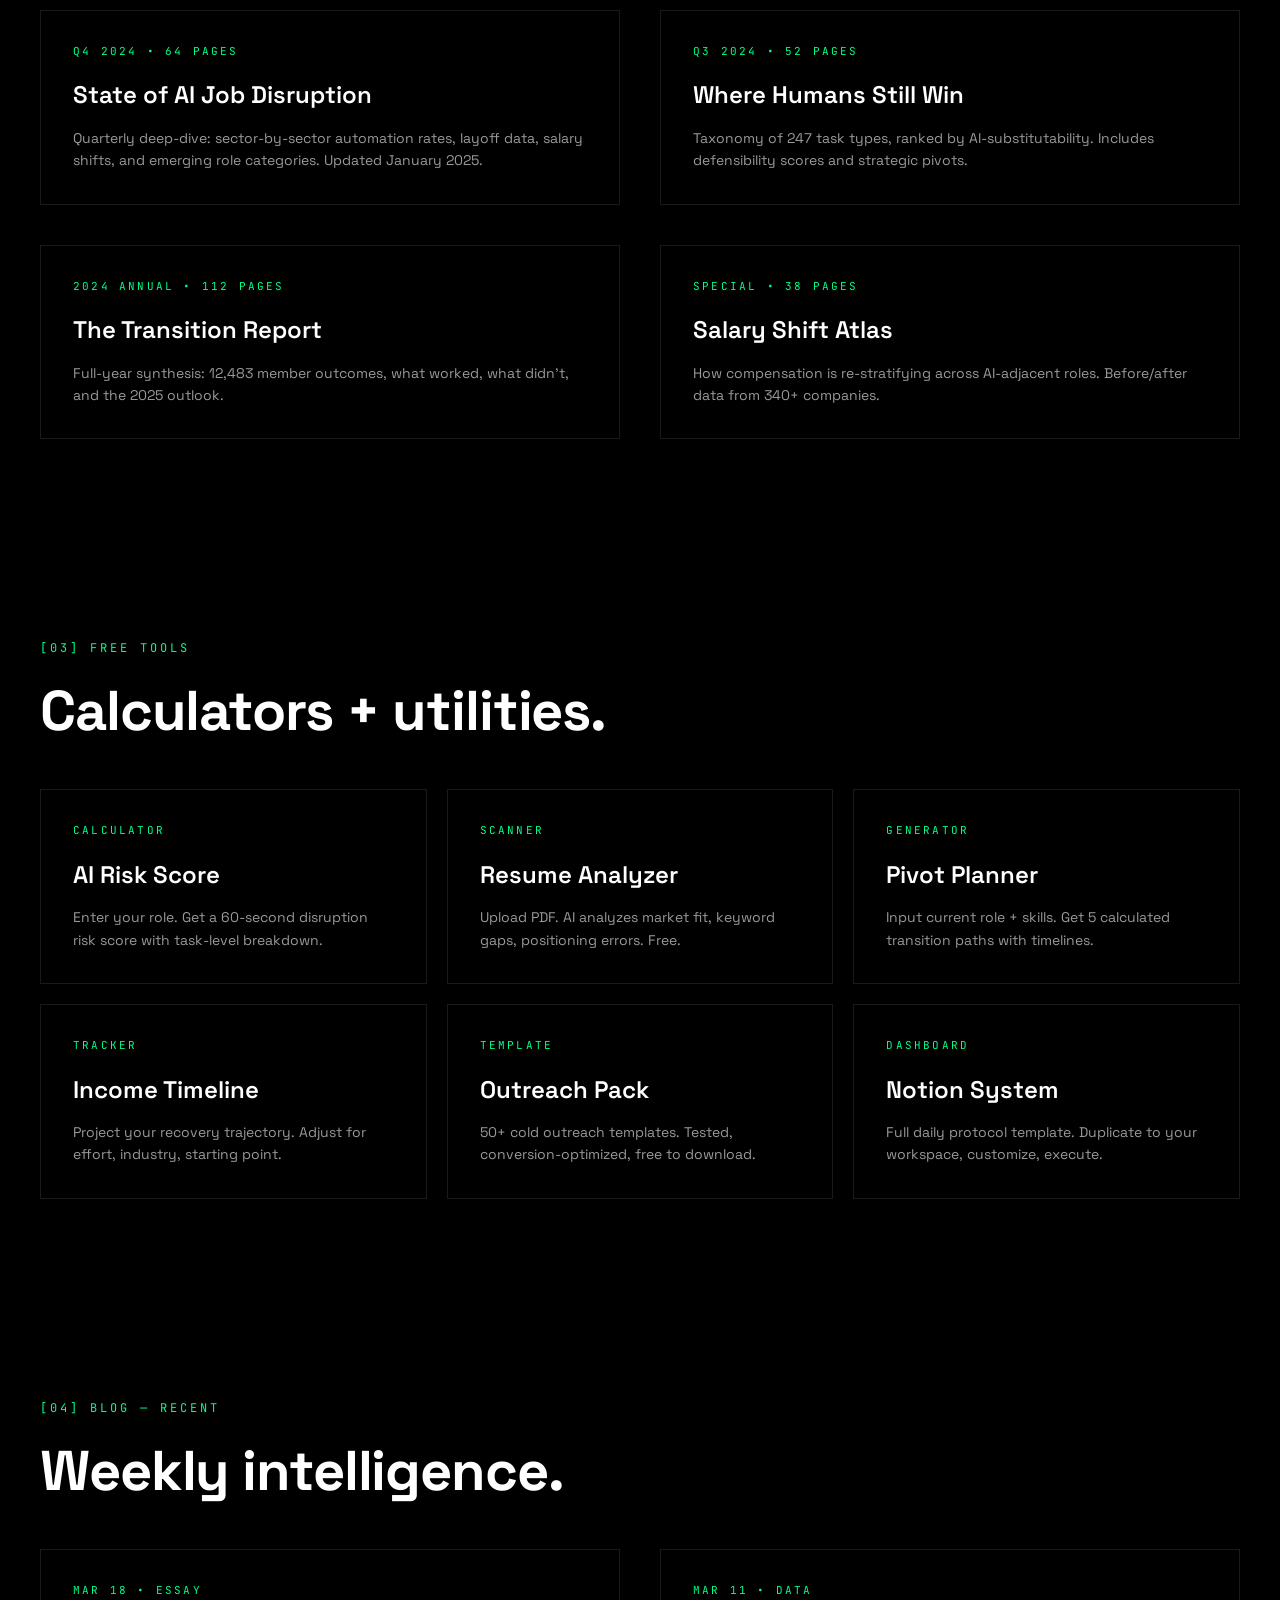
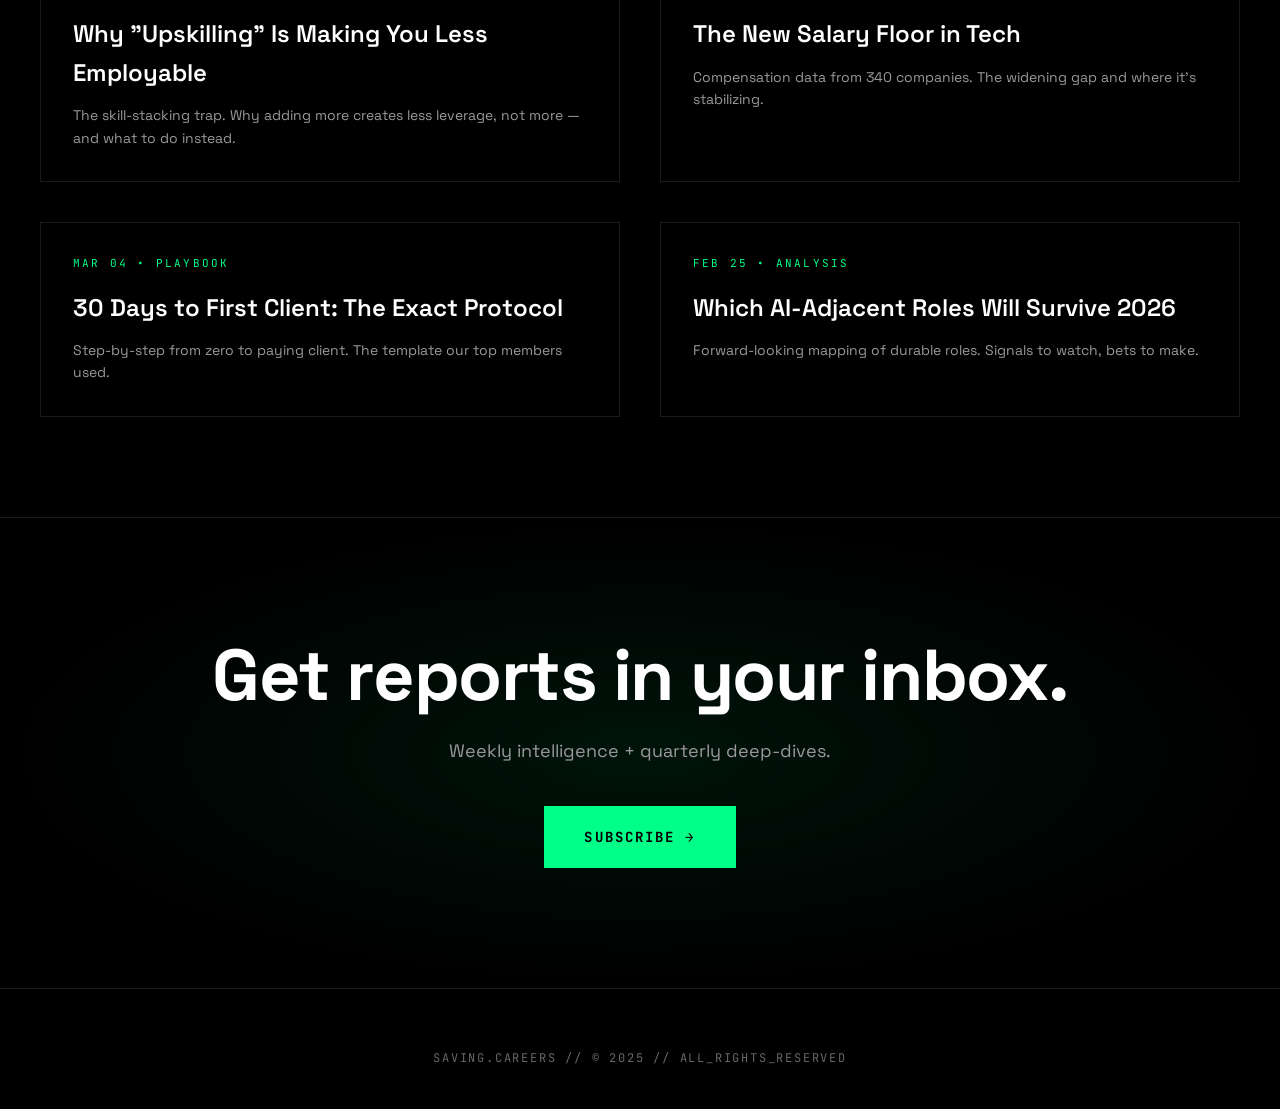
<file: resources.html>
<!DOCTYPE html>
<html lang="en">
<head>
  <meta charset="UTF-8">
  <meta name="viewport" content="width=device-width, initial-scale=1.0">
  <title>Resources — Saving.Careers</title>
  <link rel="icon" type="image/svg+xml" href="favicon.svg">
  <link href="https://fonts.googleapis.com/css2?family=Space+Grotesk:wght@400;500;600;700&family=JetBrains+Mono:wght@400;500;700&display=swap" rel="stylesheet">
  <link rel="stylesheet" href="page.css">
</head>
<body>
  <nav>
    <a href="index.html" class="nav-logo">SAVING<span class="dot">.</span>CAREERS</a>
    <a href="index.html" class="nav-back">← BACK TO HOME</a>
  </nav>

  <section class="page-hero">
    <div class="page-eyebrow">[02] RESOURCES</div>
    <h1 class="page-title">Intelligence <span class="accent">library.</span></h1>
    <p class="page-sub">Data, reports, playbooks, and tools — everything we publish to help professionals navigate the AI transition.</p>
  </section>

  <section class="content" id="guides">
    <div class="section-num">[01] SURVIVAL GUIDES</div>
    <h2>Industry-specific playbooks.</h2>
    <div class="grid-3">
      <div class="card"><div class="card-meta">GUIDE • 24 PAGES</div><h3>Marketers After GPT</h3><p>How marketing ops are being restructured. Which roles survive, which pivot, which disappear.</p></div>
      <div class="card"><div class="card-meta">GUIDE • 31 PAGES</div><h3>Developers in the Copilot Era</h3><p>Senior engineer strategies for a world where AI writes boilerplate. Spec, review, architect.</p></div>
      <div class="card"><div class="card-meta">GUIDE • 18 PAGES</div><h3>Designers vs. Generative AI</h3><p>Taste, systems thinking, and the shift from execution to direction. Practical repositioning.</p></div>
      <div class="card"><div class="card-meta">GUIDE • 27 PAGES</div><h3>Content Ops Survival</h3><p>Writers and editors — where leverage moves when generation is free. Strategy + distribution.</p></div>
      <div class="card"><div class="card-meta">GUIDE • 22 PAGES</div><h3>Support in 2026</h3><p>Tier-1 tickets are gone. Where complex cases and human judgment still win — and how to get there.</p></div>
      <div class="card"><div class="card-meta">GUIDE • 19 PAGES</div><h3>Admin & Ops Transition</h3><p>Executive assistants, project coordinators — pivots that compound your existing leverage.</p></div>
    </div>
  </section>

  <section class="content" id="reports">
    <div class="section-num">[02] AI DISRUPTION REPORTS</div>
    <h2>The data, quarterly.</h2>
    <div class="grid-2">
      <div class="card"><div class="card-meta">Q4 2024 • 64 PAGES</div><h3>State of AI Job Disruption</h3><p>Quarterly deep-dive: sector-by-sector automation rates, layoff data, salary shifts, and emerging role categories. Updated January 2025.</p></div>
      <div class="card"><div class="card-meta">Q3 2024 • 52 PAGES</div><h3>Where Humans Still Win</h3><p>Taxonomy of 247 task types, ranked by AI-substitutability. Includes defensibility scores and strategic pivots.</p></div>
      <div class="card"><div class="card-meta">2024 ANNUAL • 112 PAGES</div><h3>The Transition Report</h3><p>Full-year synthesis: 12,483 member outcomes, what worked, what didn't, and the 2025 outlook.</p></div>
      <div class="card"><div class="card-meta">SPECIAL • 38 PAGES</div><h3>Salary Shift Atlas</h3><p>How compensation is re-stratifying across AI-adjacent roles. Before/after data from 340+ companies.</p></div>
    </div>
  </section>

  <section class="content" id="tools">
    <div class="section-num">[03] FREE TOOLS</div>
    <h2>Calculators + utilities.</h2>
    <div class="grid-3">
      <div class="card"><div class="card-meta">CALCULATOR</div><h3>AI Risk Score</h3><p>Enter your role. Get a 60-second disruption risk score with task-level breakdown.</p></div>
      <div class="card"><div class="card-meta">SCANNER</div><h3>Resume Analyzer</h3><p>Upload PDF. AI analyzes market fit, keyword gaps, positioning errors. Free.</p></div>
      <div class="card"><div class="card-meta">GENERATOR</div><h3>Pivot Planner</h3><p>Input current role + skills. Get 5 calculated transition paths with timelines.</p></div>
      <div class="card"><div class="card-meta">TRACKER</div><h3>Income Timeline</h3><p>Project your recovery trajectory. Adjust for effort, industry, starting point.</p></div>
      <div class="card"><div class="card-meta">TEMPLATE</div><h3>Outreach Pack</h3><p>50+ cold outreach templates. Tested, conversion-optimized, free to download.</p></div>
      <div class="card"><div class="card-meta">DASHBOARD</div><h3>Notion System</h3><p>Full daily protocol template. Duplicate to your workspace, customize, execute.</p></div>
    </div>
  </section>

  <section class="content">
    <div class="section-num">[04] BLOG — RECENT</div>
    <h2>Weekly intelligence.</h2>
    <div class="grid-2">
      <div class="card"><div class="card-meta">MAR 18 • ESSAY</div><h3>Why "Upskilling" Is Making You Less Employable</h3><p>The skill-stacking trap. Why adding more creates less leverage, not more — and what to do instead.</p></div>
      <div class="card"><div class="card-meta">MAR 11 • DATA</div><h3>The New Salary Floor in Tech</h3><p>Compensation data from 340 companies. The widening gap and where it's stabilizing.</p></div>
      <div class="card"><div class="card-meta">MAR 04 • PLAYBOOK</div><h3>30 Days to First Client: The Exact Protocol</h3><p>Step-by-step from zero to paying client. The template our top members used.</p></div>
      <div class="card"><div class="card-meta">FEB 25 • ANALYSIS</div><h3>Which AI-Adjacent Roles Will Survive 2026</h3><p>Forward-looking mapping of durable roles. Signals to watch, bets to make.</p></div>
    </div>
  </section>

  <section class="cta-block">
    <h2>Get reports in your inbox.</h2>
    <p style="color: var(--gray-300); margin-bottom: 40px; font-size: 18px;">Weekly intelligence + quarterly deep-dives.</p>
    <a href="index.html#email-signup" class="btn-primary">SUBSCRIBE →</a>
  </section>

  <footer>SAVING.CAREERS // © 2025 // ALL_RIGHTS_RESERVED</footer>
</body>
</html>
</file>
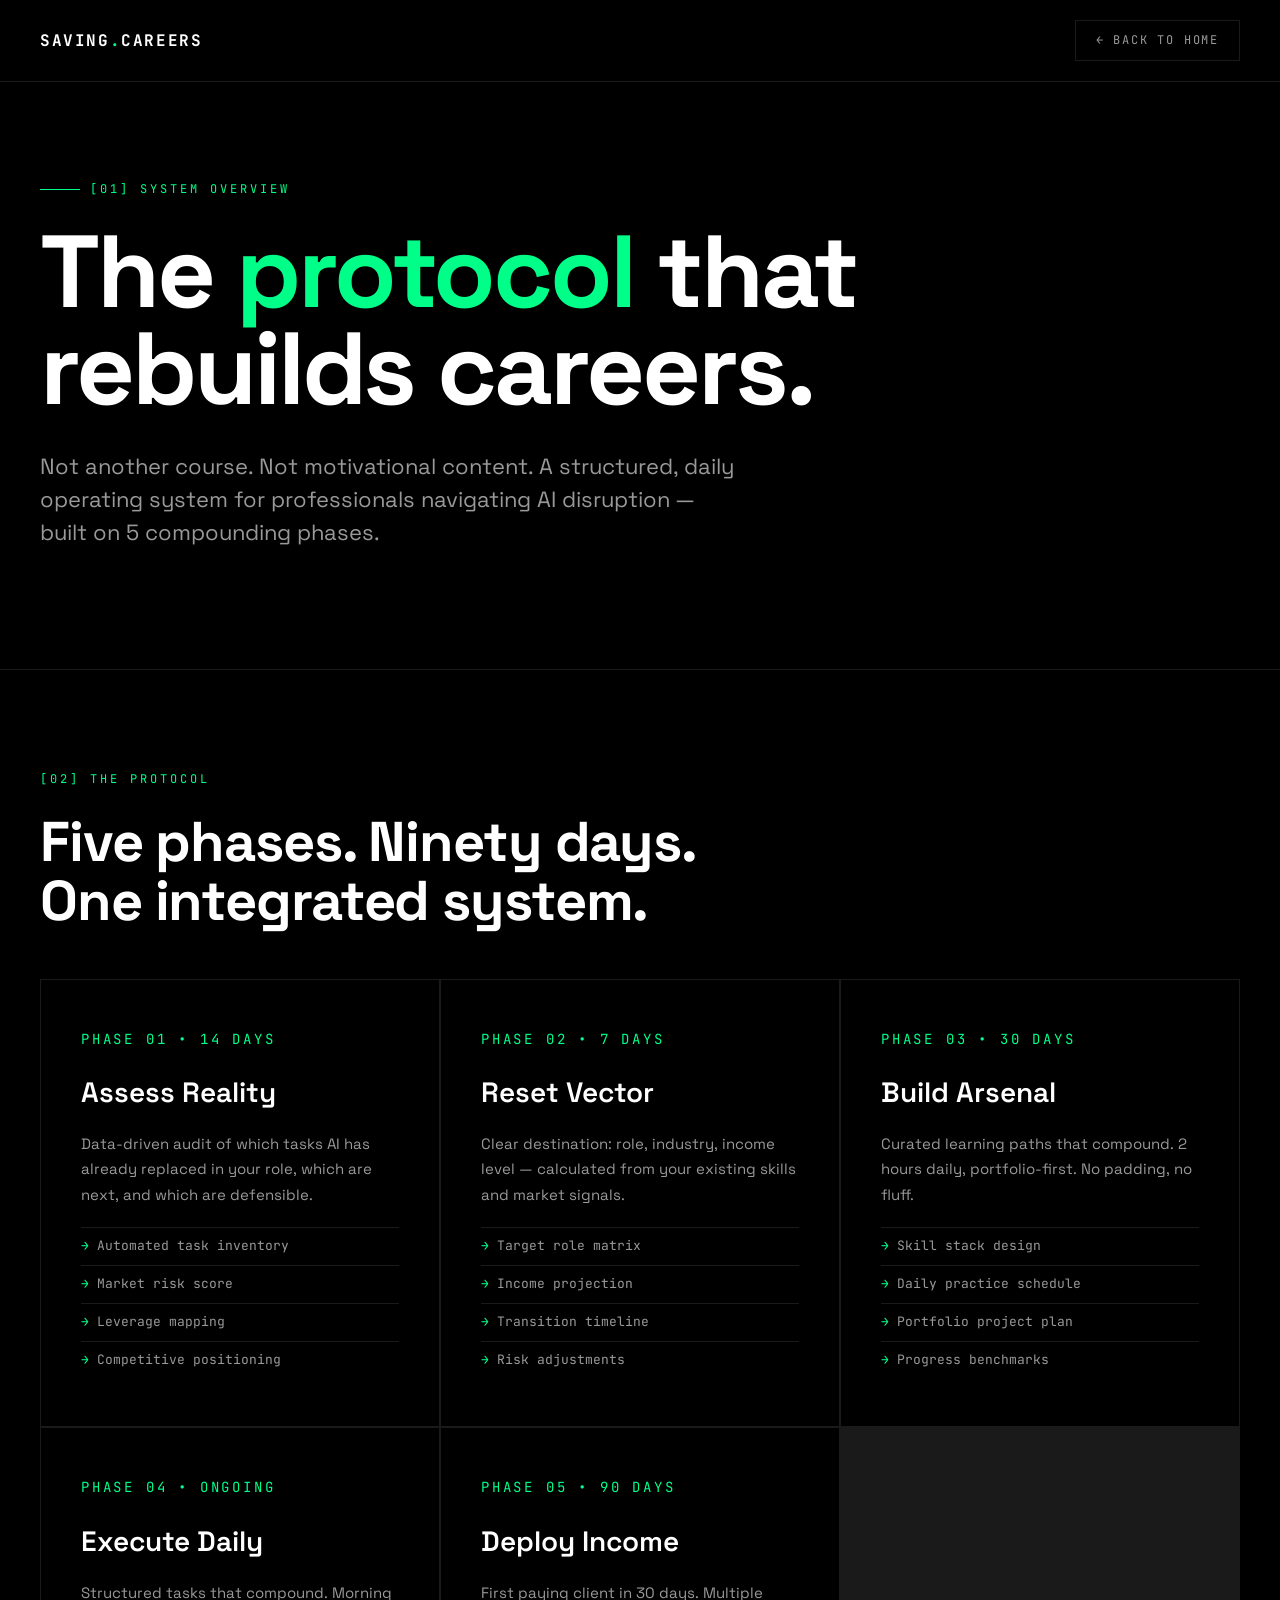
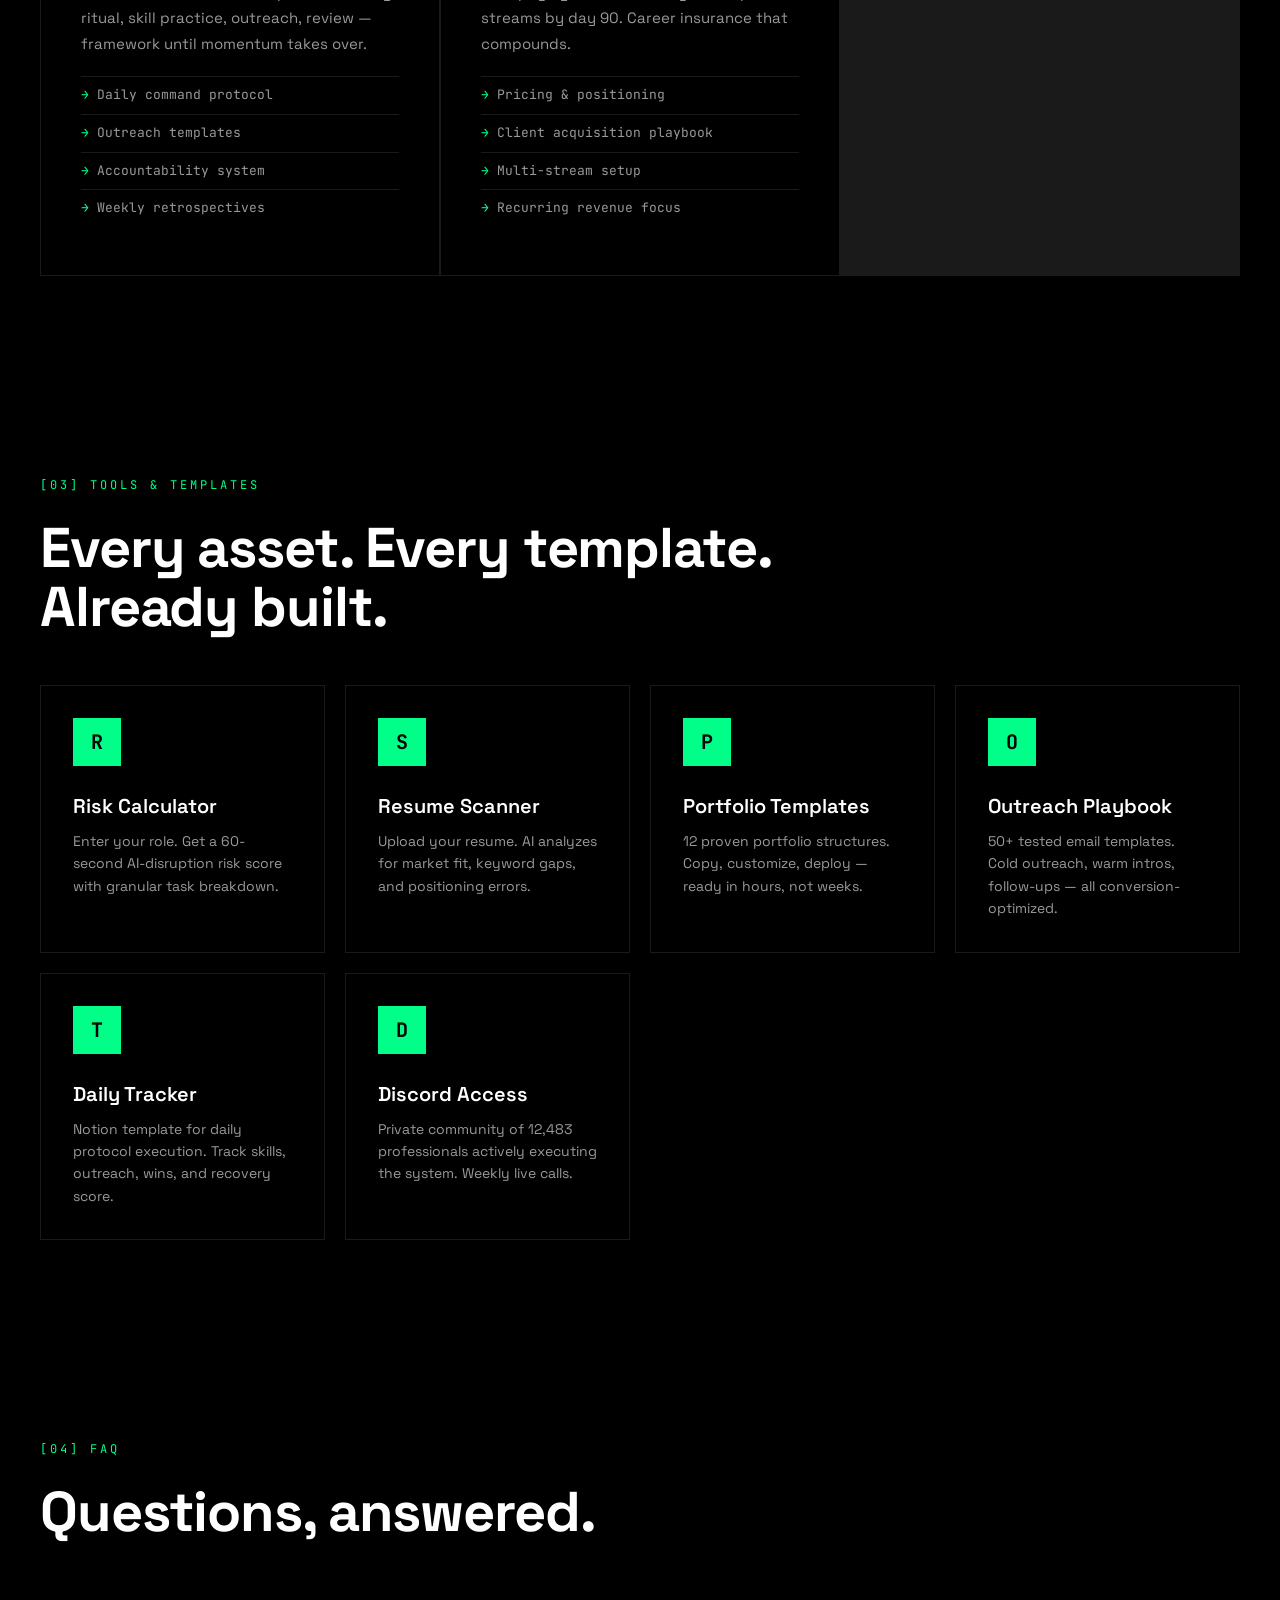
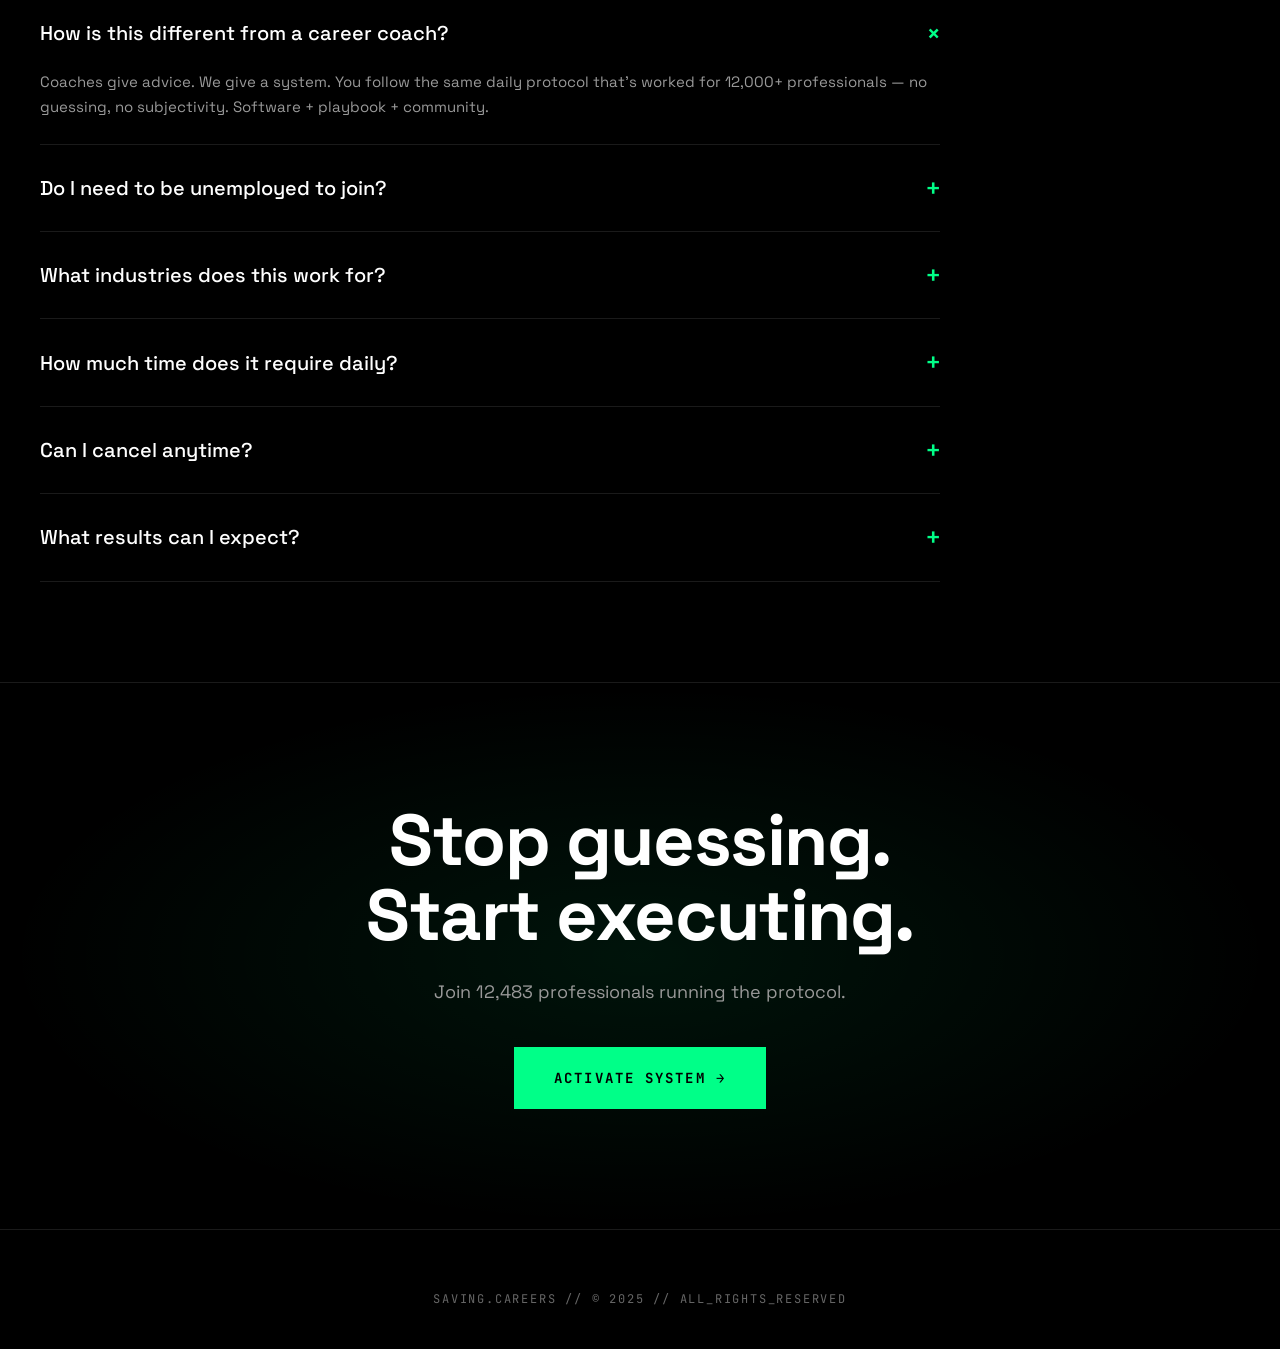
<file: system.html>
<!DOCTYPE html>
<html lang="en">
<head>
  <meta charset="UTF-8">
  <meta name="viewport" content="width=device-width, initial-scale=1.0">
  <title>The System — Saving.Careers</title>
  <link rel="icon" type="image/svg+xml" href="favicon.svg">
  <link rel="preconnect" href="https://fonts.googleapis.com">
  <link rel="preconnect" href="https://fonts.gstatic.com" crossorigin>
  <link href="https://fonts.googleapis.com/css2?family=Space+Grotesk:wght@300;400;500;600;700&family=JetBrains+Mono:wght@300;400;500;700&display=swap" rel="stylesheet">
  <style>
    :root {
      --bg: #000;
      --fg: #fff;
      --accent: #00ff88;
      --gray-300: #999;
      --gray-500: #666;
      --gray-800: #1a1a1a;
      --font-sans: 'Space Grotesk', sans-serif;
      --font-mono: 'JetBrains Mono', monospace;
    }
    * { margin: 0; padding: 0; box-sizing: border-box; }
    body {
      background: var(--bg);
      color: var(--fg);
      font-family: var(--font-sans);
      line-height: 1.6;
      overflow-x: hidden;
    }
    a { color: var(--accent); text-decoration: none; }
    
    /* Nav */
    nav {
      position: fixed;
      top: 0; left: 0; right: 0;
      padding: 20px 40px;
      display: flex;
      justify-content: space-between;
      align-items: center;
      background: rgba(0,0,0,0.85);
      backdrop-filter: blur(10px);
      border-bottom: 1px solid var(--gray-800);
      z-index: 100;
    }
    .nav-logo {
      font-family: var(--font-mono);
      font-weight: 700;
      font-size: 16px;
      letter-spacing: 0.1em;
      color: var(--fg);
    }
    .nav-logo .dot { color: var(--accent); }
    .nav-back {
      font-family: var(--font-mono);
      font-size: 12px;
      color: var(--gray-300);
      letter-spacing: 0.15em;
      padding: 10px 20px;
      border: 1px solid var(--gray-800);
      transition: all 0.2s;
    }
    .nav-back:hover {
      background: var(--accent);
      color: #000;
      border-color: var(--accent);
    }
    
    /* Hero */
    .page-hero {
      padding: 180px 40px 120px;
      max-width: 1400px;
      margin: 0 auto;
      border-bottom: 1px solid var(--gray-800);
    }
    .page-eyebrow {
      font-family: var(--font-mono);
      font-size: 12px;
      color: var(--accent);
      letter-spacing: 0.25em;
      margin-bottom: 24px;
      display: flex;
      align-items: center;
      gap: 10px;
    }
    .page-eyebrow::before {
      content: '';
      width: 40px;
      height: 1px;
      background: var(--accent);
    }
    .page-title {
      font-size: clamp(48px, 8vw, 120px);
      font-weight: 700;
      line-height: 0.95;
      letter-spacing: -0.03em;
      margin-bottom: 32px;
      text-wrap: balance;
    }
    .page-title .accent { color: var(--accent); }
    .page-sub {
      font-size: 22px;
      color: var(--gray-300);
      max-width: 700px;
      line-height: 1.5;
    }
    
    /* Content */
    section.content {
      padding: 100px 40px;
      max-width: 1400px;
      margin: 0 auto;
    }
    .section-num {
      font-family: var(--font-mono);
      font-size: 12px;
      color: var(--accent);
      letter-spacing: 0.25em;
      margin-bottom: 24px;
    }
    h2 {
      font-size: clamp(32px, 5vw, 56px);
      font-weight: 700;
      line-height: 1.05;
      margin-bottom: 48px;
      letter-spacing: -0.02em;
    }
    h3 {
      font-size: 28px;
      font-weight: 600;
      margin-bottom: 16px;
    }
    
    /* Protocol grid */
    .protocol-grid {
      display: grid;
      grid-template-columns: repeat(auto-fit, minmax(340px, 1fr));
      gap: 2px;
      background: var(--gray-800);
      border: 1px solid var(--gray-800);
    }
    .protocol-card {
      background: var(--bg);
      padding: 48px 40px;
      transition: background 0.3s;
    }
    .protocol-card:hover {
      background: var(--gray-800);
    }
    .protocol-num {
      font-family: var(--font-mono);
      font-size: 14px;
      color: var(--accent);
      letter-spacing: 0.2em;
      margin-bottom: 20px;
    }
    .protocol-card p {
      color: var(--gray-300);
      font-size: 15px;
      line-height: 1.7;
      margin-bottom: 20px;
    }
    .protocol-card ul {
      list-style: none;
    }
    .protocol-card li {
      color: var(--gray-300);
      font-size: 13px;
      padding: 8px 0;
      border-top: 1px solid var(--gray-800);
      font-family: var(--font-mono);
    }
    .protocol-card li::before {
      content: '→ ';
      color: var(--accent);
    }
    
    /* Tools section */
    .tools-grid {
      display: grid;
      grid-template-columns: repeat(auto-fit, minmax(280px, 1fr));
      gap: 20px;
    }
    .tool-card {
      border: 1px solid var(--gray-800);
      padding: 32px;
      transition: all 0.3s;
    }
    .tool-card:hover {
      border-color: var(--accent);
      transform: translateY(-4px);
    }
    .tool-icon {
      width: 48px;
      height: 48px;
      background: var(--accent);
      color: #000;
      display: flex;
      align-items: center;
      justify-content: center;
      font-family: var(--font-mono);
      font-weight: 700;
      font-size: 20px;
      margin-bottom: 24px;
    }
    .tool-card h3 { font-size: 20px; margin-bottom: 8px; }
    .tool-card p { color: var(--gray-300); font-size: 14px; line-height: 1.6; }
    
    /* FAQ */
    .faq-list {
      max-width: 900px;
    }
    details {
      border-bottom: 1px solid var(--gray-800);
      padding: 24px 0;
    }
    summary {
      cursor: pointer;
      font-size: 20px;
      font-weight: 500;
      list-style: none;
      display: flex;
      justify-content: space-between;
      align-items: center;
    }
    summary::-webkit-details-marker { display: none; }
    summary::after {
      content: '+';
      font-family: var(--font-mono);
      color: var(--accent);
      font-size: 24px;
      transition: transform 0.2s;
    }
    details[open] summary::after { transform: rotate(45deg); }
    details p {
      color: var(--gray-300);
      margin-top: 16px;
      font-size: 15px;
      line-height: 1.7;
    }
    
    /* CTA */
    .cta-block {
      text-align: center;
      padding: 120px 40px;
      border-top: 1px solid var(--gray-800);
      background: radial-gradient(ellipse at center, rgba(0,255,136,0.08), transparent 70%);
    }
    .cta-block h2 {
      font-size: clamp(40px, 6vw, 72px);
      margin-bottom: 24px;
    }
    .btn-primary {
      display: inline-block;
      background: var(--accent);
      color: #000;
      padding: 20px 40px;
      font-family: var(--font-mono);
      font-weight: 700;
      font-size: 14px;
      letter-spacing: 0.15em;
      transition: all 0.2s;
    }
    .btn-primary:hover {
      transform: translateY(-2px);
      box-shadow: 0 10px 30px rgba(0,255,136,0.3);
    }
    
    /* Footer */
    footer {
      padding: 60px 40px 40px;
      border-top: 1px solid var(--gray-800);
      text-align: center;
      color: var(--gray-500);
      font-family: var(--font-mono);
      font-size: 12px;
      letter-spacing: 0.15em;
    }
    
    @media (max-width: 768px) {
      nav { padding: 16px 20px; }
      .page-hero, section.content { padding-left: 20px; padding-right: 20px; }
    }
  </style>
</head>
<body>

  <nav>
    <a href="index.html" class="nav-logo">SAVING<span class="dot">.</span>CAREERS</a>
    <a href="index.html" class="nav-back">← BACK TO HOME</a>
  </nav>

  <section class="page-hero">
    <div class="page-eyebrow">[01] SYSTEM OVERVIEW</div>
    <h1 class="page-title">The <span class="accent">protocol</span> that rebuilds careers.</h1>
    <p class="page-sub">Not another course. Not motivational content. A structured, daily operating system for professionals navigating AI disruption — built on 5 compounding phases.</p>
  </section>

  <section class="content" id="protocol">
    <div class="section-num">[02] THE PROTOCOL</div>
    <h2>Five phases. Ninety days.<br/>One integrated system.</h2>
    
    <div class="protocol-grid">
      <div class="protocol-card">
        <div class="protocol-num">PHASE 01 • 14 DAYS</div>
        <h3>Assess Reality</h3>
        <p>Data-driven audit of which tasks AI has already replaced in your role, which are next, and which are defensible.</p>
        <ul>
          <li>Automated task inventory</li>
          <li>Market risk score</li>
          <li>Leverage mapping</li>
          <li>Competitive positioning</li>
        </ul>
      </div>
      <div class="protocol-card">
        <div class="protocol-num">PHASE 02 • 7 DAYS</div>
        <h3>Reset Vector</h3>
        <p>Clear destination: role, industry, income level — calculated from your existing skills and market signals.</p>
        <ul>
          <li>Target role matrix</li>
          <li>Income projection</li>
          <li>Transition timeline</li>
          <li>Risk adjustments</li>
        </ul>
      </div>
      <div class="protocol-card">
        <div class="protocol-num">PHASE 03 • 30 DAYS</div>
        <h3>Build Arsenal</h3>
        <p>Curated learning paths that compound. 2 hours daily, portfolio-first. No padding, no fluff.</p>
        <ul>
          <li>Skill stack design</li>
          <li>Daily practice schedule</li>
          <li>Portfolio project plan</li>
          <li>Progress benchmarks</li>
        </ul>
      </div>
      <div class="protocol-card">
        <div class="protocol-num">PHASE 04 • ONGOING</div>
        <h3>Execute Daily</h3>
        <p>Structured tasks that compound. Morning ritual, skill practice, outreach, review — framework until momentum takes over.</p>
        <ul>
          <li>Daily command protocol</li>
          <li>Outreach templates</li>
          <li>Accountability system</li>
          <li>Weekly retrospectives</li>
        </ul>
      </div>
      <div class="protocol-card">
        <div class="protocol-num">PHASE 05 • 90 DAYS</div>
        <h3>Deploy Income</h3>
        <p>First paying client in 30 days. Multiple streams by day 90. Career insurance that compounds.</p>
        <ul>
          <li>Pricing & positioning</li>
          <li>Client acquisition playbook</li>
          <li>Multi-stream setup</li>
          <li>Recurring revenue focus</li>
        </ul>
      </div>
    </div>
  </section>

  <section class="content" id="tools">
    <div class="section-num">[03] TOOLS & TEMPLATES</div>
    <h2>Every asset. Every template.<br/>Already built.</h2>
    
    <div class="tools-grid">
      <div class="tool-card">
        <div class="tool-icon">R</div>
        <h3>Risk Calculator</h3>
        <p>Enter your role. Get a 60-second AI-disruption risk score with granular task breakdown.</p>
      </div>
      <div class="tool-card">
        <div class="tool-icon">S</div>
        <h3>Resume Scanner</h3>
        <p>Upload your resume. AI analyzes for market fit, keyword gaps, and positioning errors.</p>
      </div>
      <div class="tool-card">
        <div class="tool-icon">P</div>
        <h3>Portfolio Templates</h3>
        <p>12 proven portfolio structures. Copy, customize, deploy — ready in hours, not weeks.</p>
      </div>
      <div class="tool-card">
        <div class="tool-icon">O</div>
        <h3>Outreach Playbook</h3>
        <p>50+ tested email templates. Cold outreach, warm intros, follow-ups — all conversion-optimized.</p>
      </div>
      <div class="tool-card">
        <div class="tool-icon">T</div>
        <h3>Daily Tracker</h3>
        <p>Notion template for daily protocol execution. Track skills, outreach, wins, and recovery score.</p>
      </div>
      <div class="tool-card">
        <div class="tool-icon">D</div>
        <h3>Discord Access</h3>
        <p>Private community of 12,483 professionals actively executing the system. Weekly live calls.</p>
      </div>
    </div>
  </section>

  <section class="content" id="faq">
    <div class="section-num">[04] FAQ</div>
    <h2>Questions, answered.</h2>
    
    <div class="faq-list">
      <details open>
        <summary>How is this different from a career coach?</summary>
        <p>Coaches give advice. We give a system. You follow the same daily protocol that's worked for 12,000+ professionals — no guessing, no subjectivity. Software + playbook + community.</p>
      </details>
      <details>
        <summary>Do I need to be unemployed to join?</summary>
        <p>No. The system works as career insurance for employed professionals seeing automation in their role, or active recovery for those already displaced. Phase 01 adjusts to your starting point.</p>
      </details>
      <details>
        <summary>What industries does this work for?</summary>
        <p>Knowledge work where AI disruption is active: marketing, content, design, software, analytics, customer support, admin, consulting. We have industry-specific playbooks for each.</p>
      </details>
      <details>
        <summary>How much time does it require daily?</summary>
        <p>Minimum 90 minutes. Recommended 2 hours. The system is designed to slot into existing work schedules — early mornings, evenings, or dedicated transition time.</p>
      </details>
      <details>
        <summary>Can I cancel anytime?</summary>
        <p>Yes. Month-to-month. Keep all tools and resources you've accessed. 30-day money-back guarantee on your first month.</p>
      </details>
      <details>
        <summary>What results can I expect?</summary>
        <p>Members typically hit first paying client or income stream within 30-45 days. 78% report income recovery or upgrade within 90 days. Results vary based on starting point and execution consistency.</p>
      </details>
    </div>
  </section>

  <section class="cta-block">
    <h2>Stop guessing.<br/>Start executing.</h2>
    <p style="color: var(--gray-300); margin-bottom: 40px; font-size: 18px;">Join 12,483 professionals running the protocol.</p>
    <a href="index.html#email-signup" class="btn-primary">ACTIVATE SYSTEM →</a>
  </section>

  <footer>
    SAVING.CAREERS // © 2025 // ALL_RIGHTS_RESERVED
  </footer>

</body>
</html>
</file>
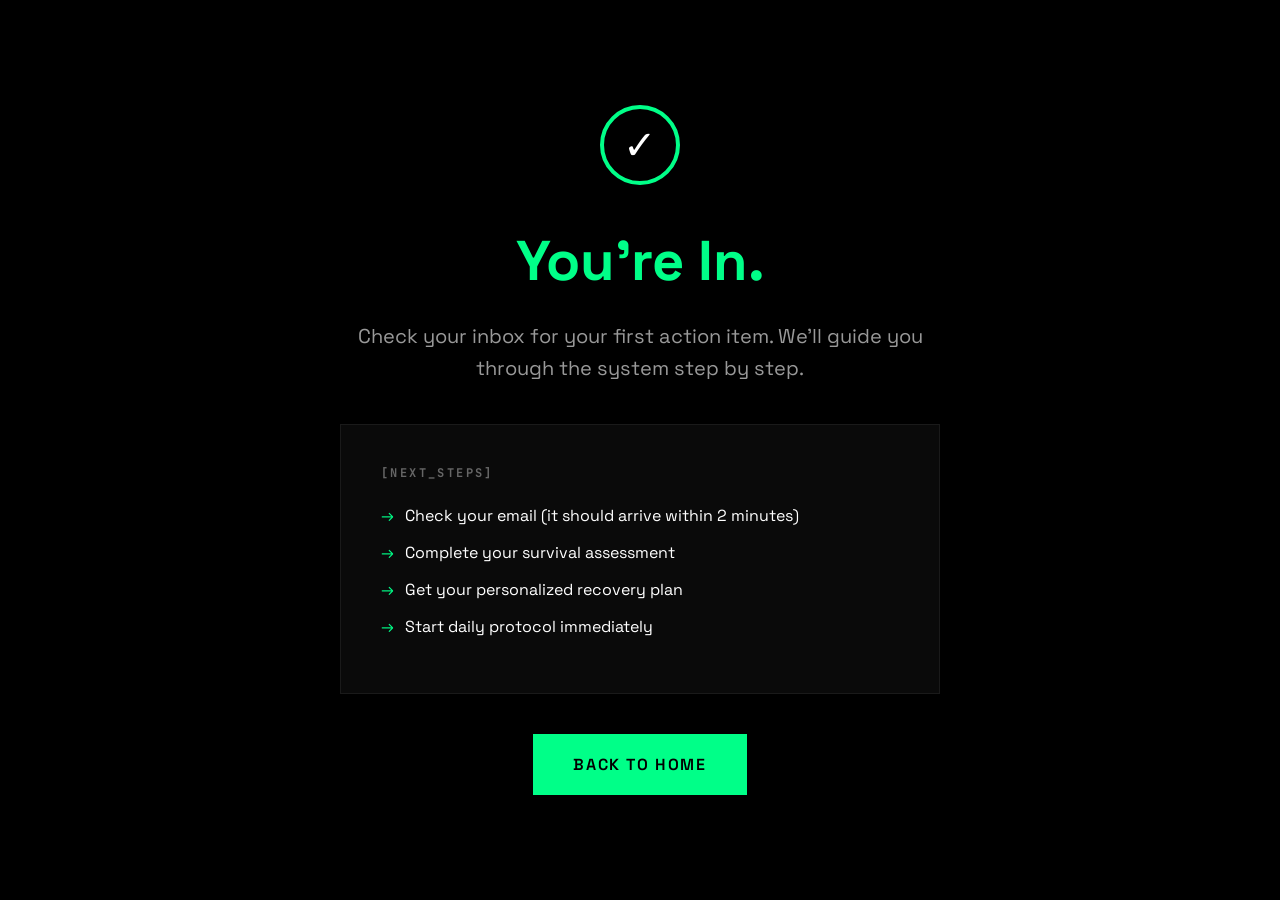
<file: thank-you.html>
<!DOCTYPE html>
<html lang="en">
<head>
  <meta charset="UTF-8">
  <meta name="viewport" content="width=device-width, initial-scale=1.0">
  <title>Success — Saving.Careers</title>
  <link href="https://fonts.googleapis.com/css2?family=Space+Grotesk:wght@300;400;500;600;700&family=JetBrains+Mono:wght@400;500;600&display=swap" rel="stylesheet">
  <link rel="icon" type="image/svg+xml" href="favicon.svg">
  <style>
    * {
      margin: 0;
      padding: 0;
      box-sizing: border-box;
    }
    
    body {
      font-family: 'Space Grotesk', sans-serif;
      background: #000;
      color: #fff;
      min-height: 100vh;
      display: flex;
      align-items: center;
      justify-content: center;
      padding: 40px;
    }
    
    .container {
      max-width: 600px;
      text-align: center;
    }
    
    .status {
      width: 80px;
      height: 80px;
      border: 4px solid #00ff88;
      border-radius: 50%;
      display: flex;
      align-items: center;
      justify-content: center;
      margin: 0 auto 40px;
      font-size: 40px;
    }
    
    h1 {
      font-size: 56px;
      font-weight: 700;
      margin-bottom: 24px;
      color: #00ff88;
    }
    
    p {
      font-size: 20px;
      color: #999;
      margin-bottom: 40px;
      line-height: 1.6;
    }
    
    .next-steps {
      background: #0a0a0a;
      border: 1px solid #1a1a1a;
      padding: 40px;
      text-align: left;
      margin-bottom: 40px;
    }
    
    .next-steps h2 {
      font-family: 'JetBrains Mono', monospace;
      font-size: 12px;
      letter-spacing: 0.2em;
      color: #666;
      margin-bottom: 24px;
    }
    
    .next-steps ul {
      list-style: none;
    }
    
    .next-steps li {
      font-size: 16px;
      margin-bottom: 16px;
      padding-left: 24px;
      position: relative;
    }
    
    .next-steps li::before {
      content: '→';
      position: absolute;
      left: 0;
      color: #00ff88;
    }
    
    .btn {
      display: inline-block;
      padding: 20px 40px;
      background: #00ff88;
      color: #000;
      text-decoration: none;
      font-weight: 600;
      text-transform: uppercase;
      letter-spacing: 0.1em;
      transition: transform 0.2s ease;
    }
    
    .btn:hover {
      transform: scale(1.05);
    }
  </style>
</head>
<body>
  <div class="container">
    <div class="status">✓</div>
    <h1>You're In.</h1>
    <p>Check your inbox for your first action item. We'll guide you through the system step by step.</p>
    
    <div class="next-steps">
      <h2>[NEXT_STEPS]</h2>
      <ul>
        <li>Check your email (it should arrive within 2 minutes)</li>
        <li>Complete your survival assessment</li>
        <li>Get your personalized recovery plan</li>
        <li>Start daily protocol immediately</li>
      </ul>
    </div>
    
    <a href="index.html" class="btn">Back to Home</a>
  </div>
</body>
</html>
</file>
<file: page.css>
/* ========================================
   SHARED PAGE STYLESHEET (menu pages)
   ======================================== */
:root {
  --bg: #000;
  --fg: #fff;
  --accent: #00ff88;
  --danger: #ff3366;
  --gray-300: #999;
  --gray-500: #666;
  --gray-800: #1a1a1a;
  --font-sans: 'Space Grotesk', sans-serif;
  --font-mono: 'JetBrains Mono', monospace;
}
* { margin: 0; padding: 0; box-sizing: border-box; }
body {
  background: var(--bg);
  color: var(--fg);
  font-family: var(--font-sans);
  line-height: 1.6;
  overflow-x: hidden;
}
a { color: var(--accent); text-decoration: none; }

nav {
  position: fixed;
  top: 0; left: 0; right: 0;
  padding: 20px 40px;
  display: flex;
  justify-content: space-between;
  align-items: center;
  background: rgba(0,0,0,0.85);
  backdrop-filter: blur(10px);
  border-bottom: 1px solid var(--gray-800);
  z-index: 100;
}
.nav-logo {
  font-family: var(--font-mono);
  font-weight: 700;
  font-size: 16px;
  letter-spacing: 0.1em;
  color: var(--fg);
}
.nav-logo .dot { color: var(--accent); }
.nav-back {
  font-family: var(--font-mono);
  font-size: 12px;
  color: var(--gray-300);
  letter-spacing: 0.15em;
  padding: 10px 20px;
  border: 1px solid var(--gray-800);
  transition: all 0.2s;
}
.nav-back:hover {
  background: var(--accent);
  color: #000;
  border-color: var(--accent);
}

.page-hero {
  padding: 180px 40px 120px;
  max-width: 1400px;
  margin: 0 auto;
  border-bottom: 1px solid var(--gray-800);
}
.page-eyebrow {
  font-family: var(--font-mono);
  font-size: 12px;
  color: var(--accent);
  letter-spacing: 0.25em;
  margin-bottom: 24px;
  display: flex;
  align-items: center;
  gap: 10px;
}
.page-eyebrow::before {
  content: '';
  width: 40px;
  height: 1px;
  background: var(--accent);
}
.page-title {
  font-size: clamp(48px, 8vw, 120px);
  font-weight: 700;
  line-height: 0.95;
  letter-spacing: -0.03em;
  margin-bottom: 32px;
  text-wrap: balance;
}
.page-title .accent { color: var(--accent); }
.page-sub {
  font-size: 22px;
  color: var(--gray-300);
  max-width: 700px;
  line-height: 1.5;
}

section.content {
  padding: 100px 40px;
  max-width: 1400px;
  margin: 0 auto;
}
.section-num {
  font-family: var(--font-mono);
  font-size: 12px;
  color: var(--accent);
  letter-spacing: 0.25em;
  margin-bottom: 24px;
}
h2 {
  font-size: clamp(32px, 5vw, 56px);
  font-weight: 700;
  line-height: 1.05;
  margin-bottom: 48px;
  letter-spacing: -0.02em;
  text-wrap: balance;
}
h3 { font-size: 24px; font-weight: 600; margin-bottom: 12px; }

.grid-3 {
  display: grid;
  grid-template-columns: repeat(auto-fit, minmax(300px, 1fr));
  gap: 20px;
}
.grid-2 {
  display: grid;
  grid-template-columns: repeat(auto-fit, minmax(400px, 1fr));
  gap: 40px;
}
.card {
  border: 1px solid var(--gray-800);
  padding: 32px;
  transition: all 0.3s;
}
.card:hover {
  border-color: var(--accent);
  transform: translateY(-4px);
}
.card p {
  color: var(--gray-300);
  font-size: 14px;
  line-height: 1.6;
}
.card-meta {
  font-family: var(--font-mono);
  font-size: 11px;
  color: var(--accent);
  letter-spacing: 0.2em;
  margin-bottom: 16px;
}

details {
  border-bottom: 1px solid var(--gray-800);
  padding: 24px 0;
}
summary {
  cursor: pointer;
  font-size: 20px;
  font-weight: 500;
  list-style: none;
  display: flex;
  justify-content: space-between;
  align-items: center;
}
summary::-webkit-details-marker { display: none; }
summary::after {
  content: '+';
  font-family: var(--font-mono);
  color: var(--accent);
  font-size: 24px;
  transition: transform 0.2s;
}
details[open] summary::after { transform: rotate(45deg); }
details p {
  color: var(--gray-300);
  margin-top: 16px;
  font-size: 15px;
  line-height: 1.7;
}

.cta-block {
  text-align: center;
  padding: 120px 40px;
  border-top: 1px solid var(--gray-800);
  background: radial-gradient(ellipse at center, rgba(0,255,136,0.08), transparent 70%);
}
.cta-block h2 {
  font-size: clamp(40px, 6vw, 72px);
  margin-bottom: 24px;
}
.btn-primary {
  display: inline-block;
  background: var(--accent);
  color: #000;
  padding: 20px 40px;
  font-family: var(--font-mono);
  font-weight: 700;
  font-size: 14px;
  letter-spacing: 0.15em;
  transition: all 0.2s;
}
.btn-primary:hover {
  transform: translateY(-2px);
  box-shadow: 0 10px 30px rgba(0,255,136,0.3);
}

footer {
  padding: 60px 40px 40px;
  border-top: 1px solid var(--gray-800);
  text-align: center;
  color: var(--gray-500);
  font-family: var(--font-mono);
  font-size: 12px;
  letter-spacing: 0.15em;
}

/* Pricing */
.pricing-grid {
  display: grid;
  grid-template-columns: repeat(auto-fit, minmax(320px, 1fr));
  gap: 2px;
  background: var(--gray-800);
  border: 1px solid var(--gray-800);
  max-width: 1200px;
}
.price-card {
  background: var(--bg);
  padding: 48px 40px;
  position: relative;
}
.price-card.featured {
  background: linear-gradient(180deg, rgba(0,255,136,0.05), var(--bg));
  border: 1px solid var(--accent);
}
.price-card .badge {
  position: absolute;
  top: 16px;
  right: 16px;
  background: var(--accent);
  color: #000;
  padding: 4px 10px;
  font-family: var(--font-mono);
  font-size: 10px;
  letter-spacing: 0.15em;
  font-weight: 700;
}
.price-tier {
  font-family: var(--font-mono);
  font-size: 12px;
  letter-spacing: 0.25em;
  color: var(--accent);
  margin-bottom: 20px;
}
.price-amount {
  font-size: 72px;
  font-weight: 700;
  line-height: 1;
  margin-bottom: 8px;
}
.price-amount small { font-size: 18px; color: var(--gray-300); font-weight: 400; }
.price-features {
  list-style: none;
  margin: 32px 0;
}
.price-features li {
  padding: 10px 0;
  border-top: 1px solid var(--gray-800);
  color: var(--gray-300);
  font-size: 14px;
}
.price-features li::before {
  content: '✓ ';
  color: var(--accent);
  font-weight: 700;
}

@media (max-width: 768px) {
  nav { padding: 16px 20px; }
  .page-hero, section.content { padding-left: 20px; padding-right: 20px; }
}
</file>
